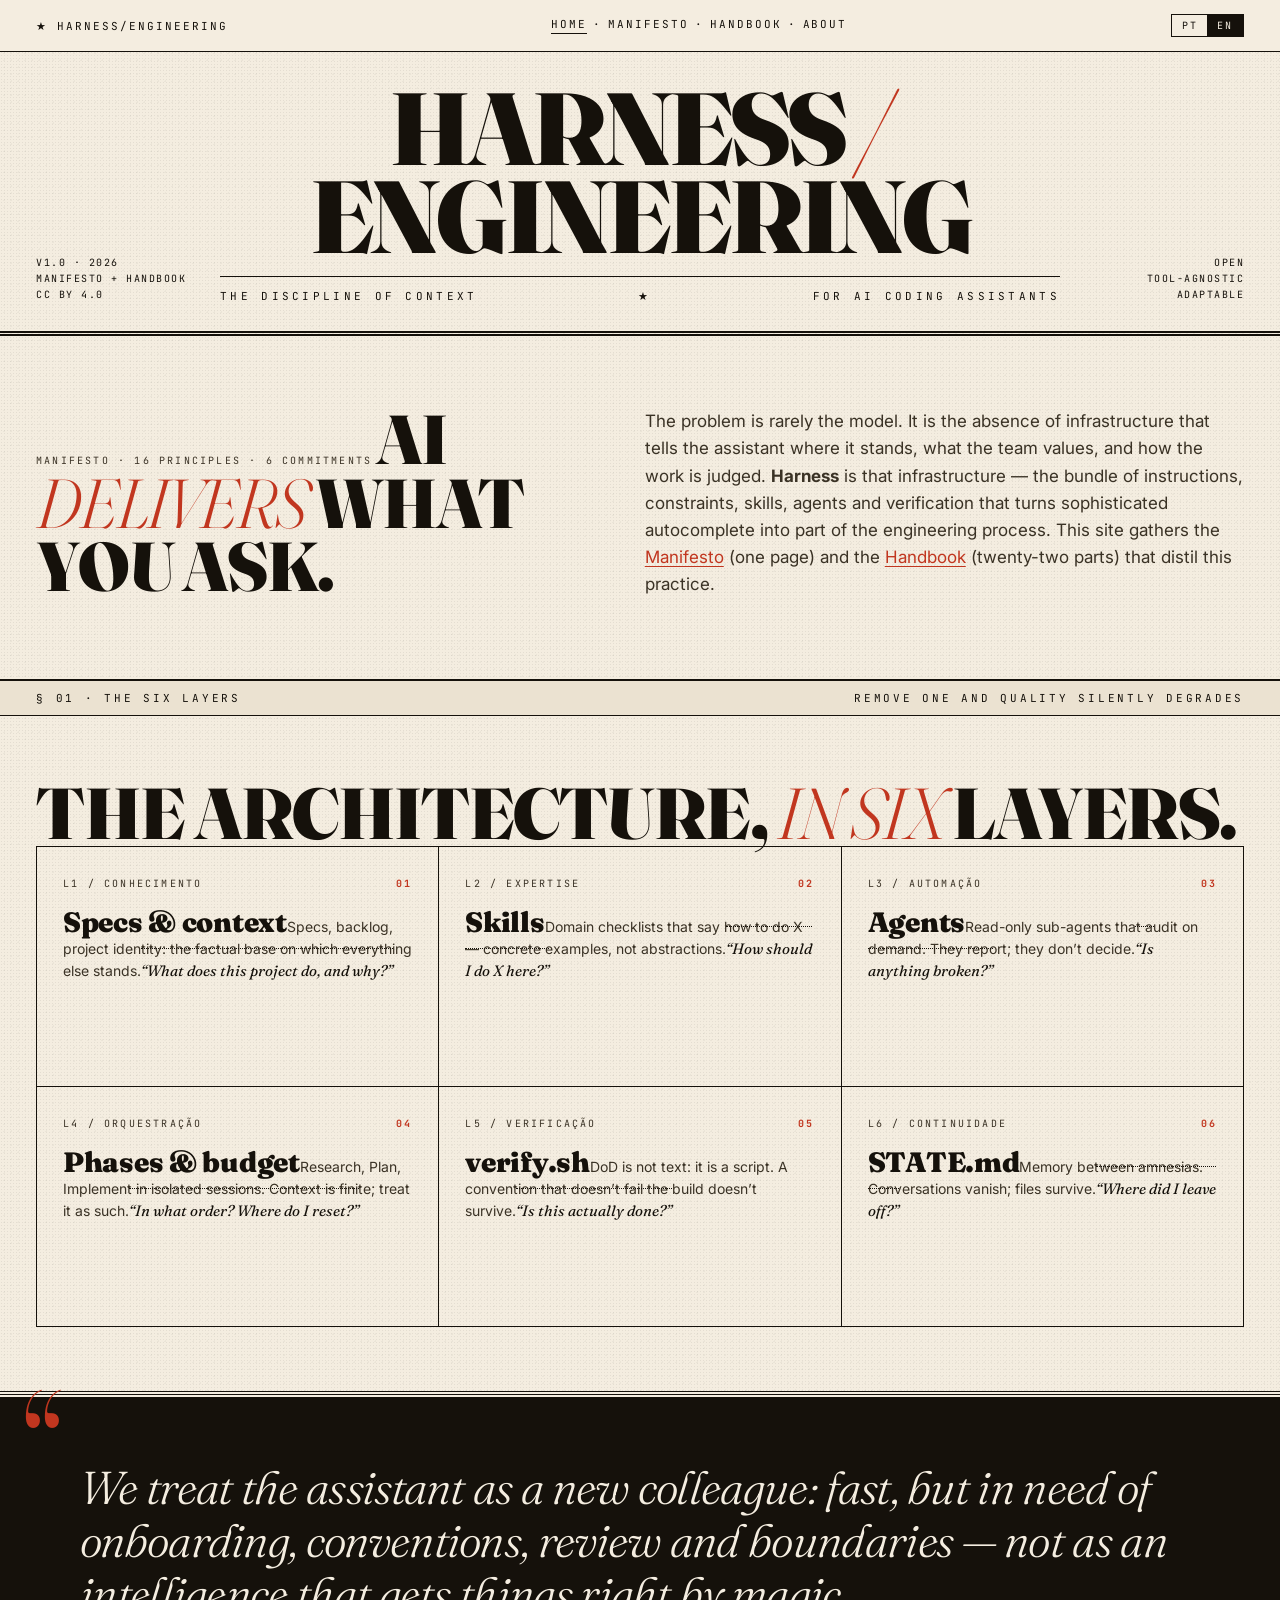
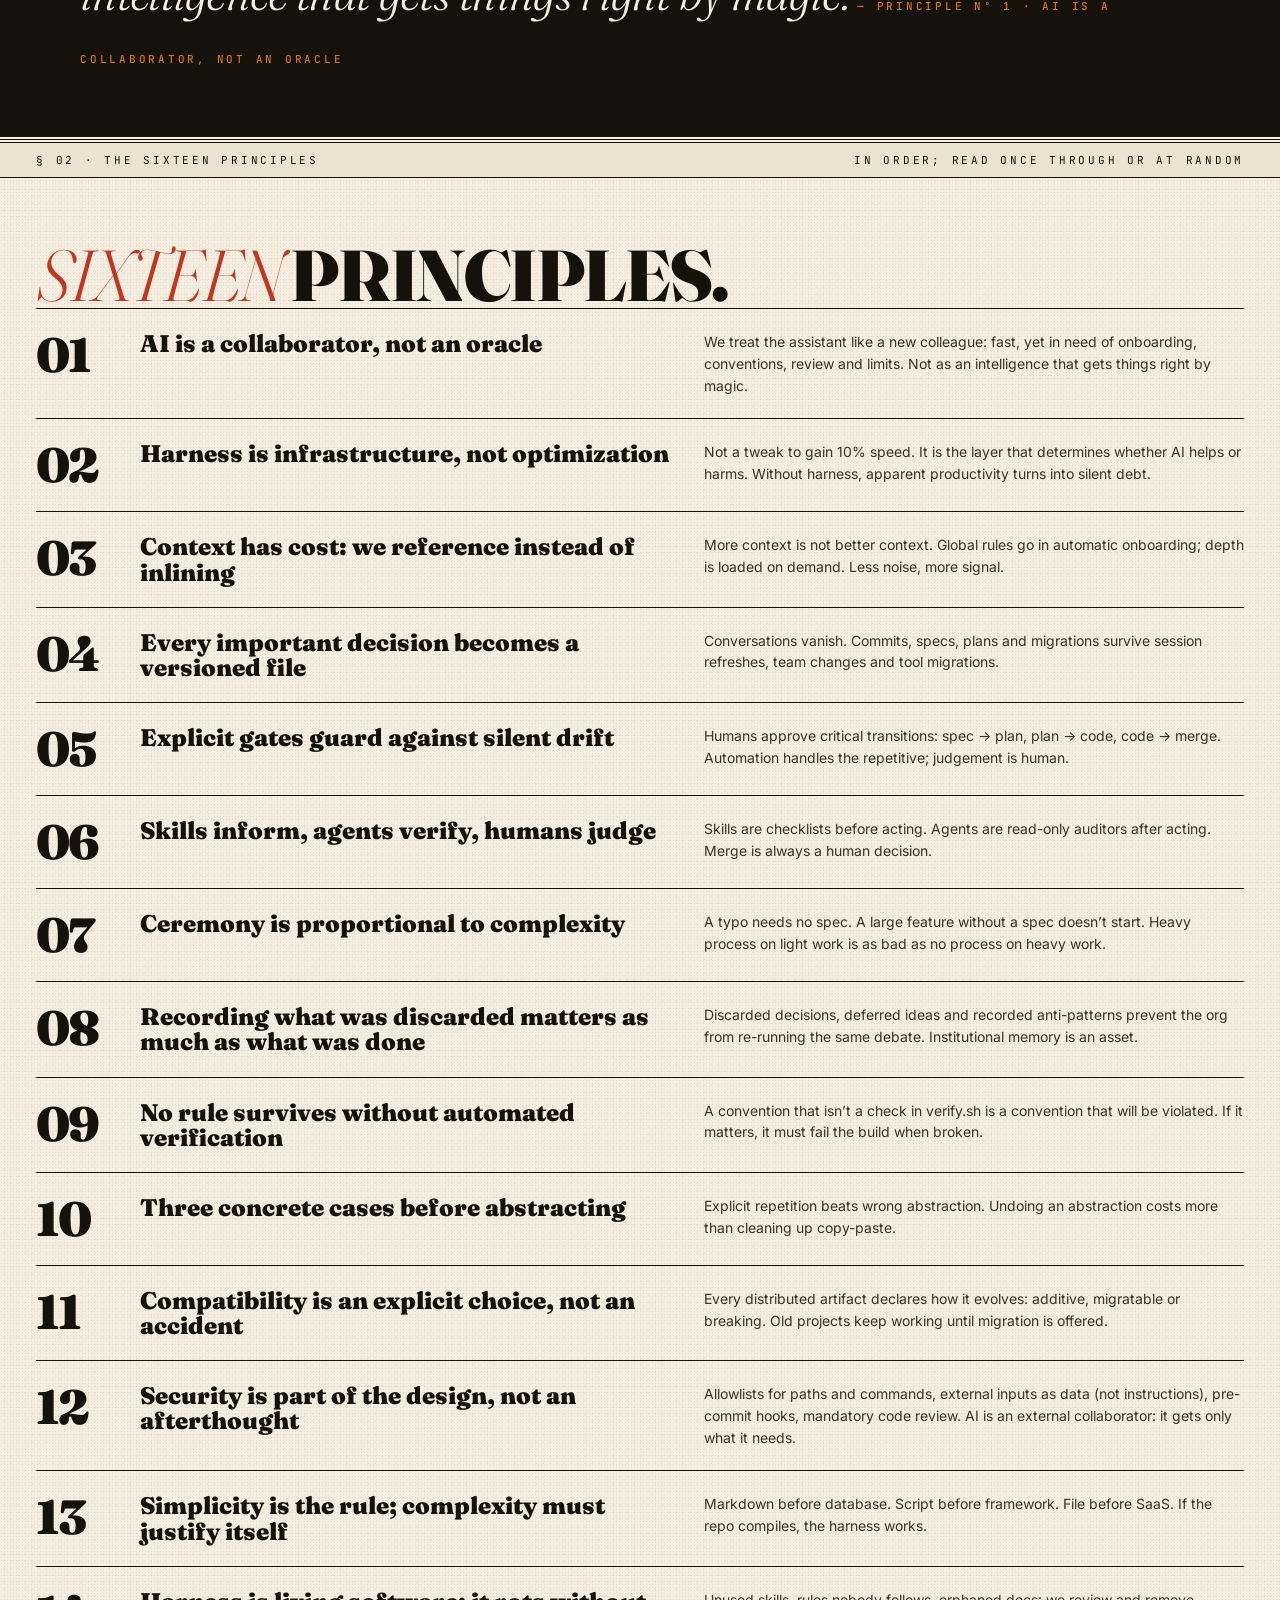
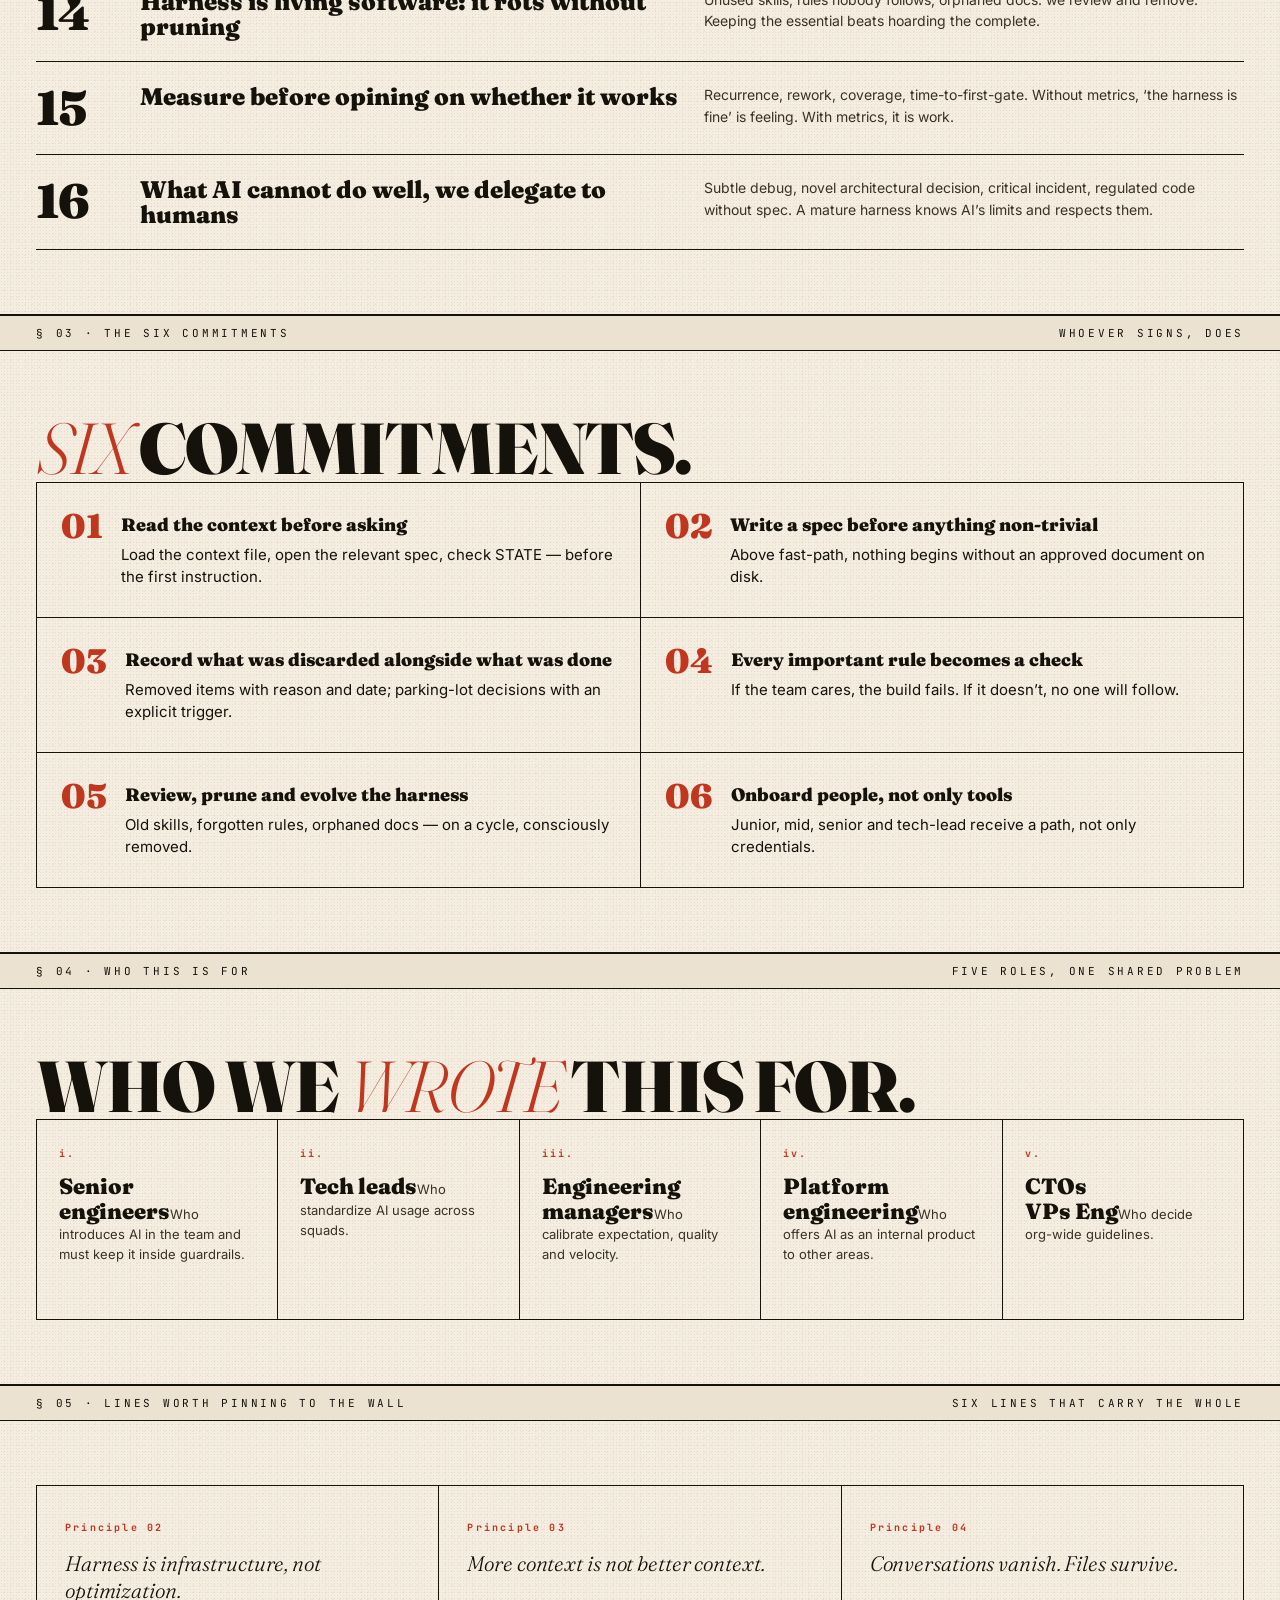
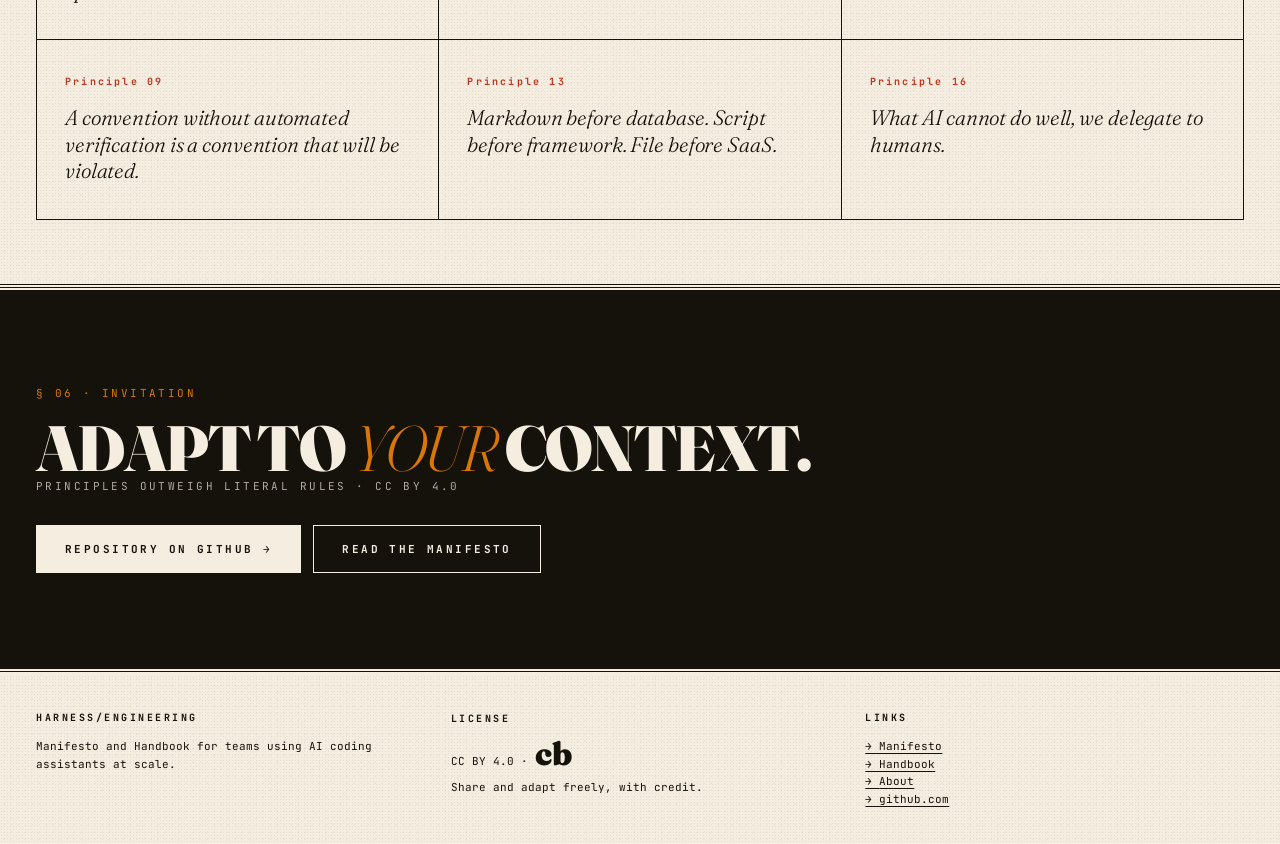
<file: docs/index.html>
<!doctype html>
<html lang="pt-BR"><head>
<meta charset="utf-8">
<title>Harness Engineering</title>
<meta http-equiv="refresh" content="0; url=a-newsprint/index.html">
<link rel="canonical" href="a-newsprint/index.html">
<style>
html,body{margin:0;padding:0;background:#f4ede0;color:#15110b;font-family:Georgia,serif;height:100%}
body{display:flex;align-items:center;justify-content:center;text-align:center}
a{color:#c1361f}
</style>
</head><body>
<div>
  <p style="font-size:14px;letter-spacing:.2em;text-transform:uppercase;margin-bottom:12px">Harness Engineering</p>
  <p>Redirecionando… <a href="a-newsprint/index.html">Entrar agora →</a></p>
</div>
<script>location.replace('a-newsprint/index.html');</script>
</body></html>
</file>
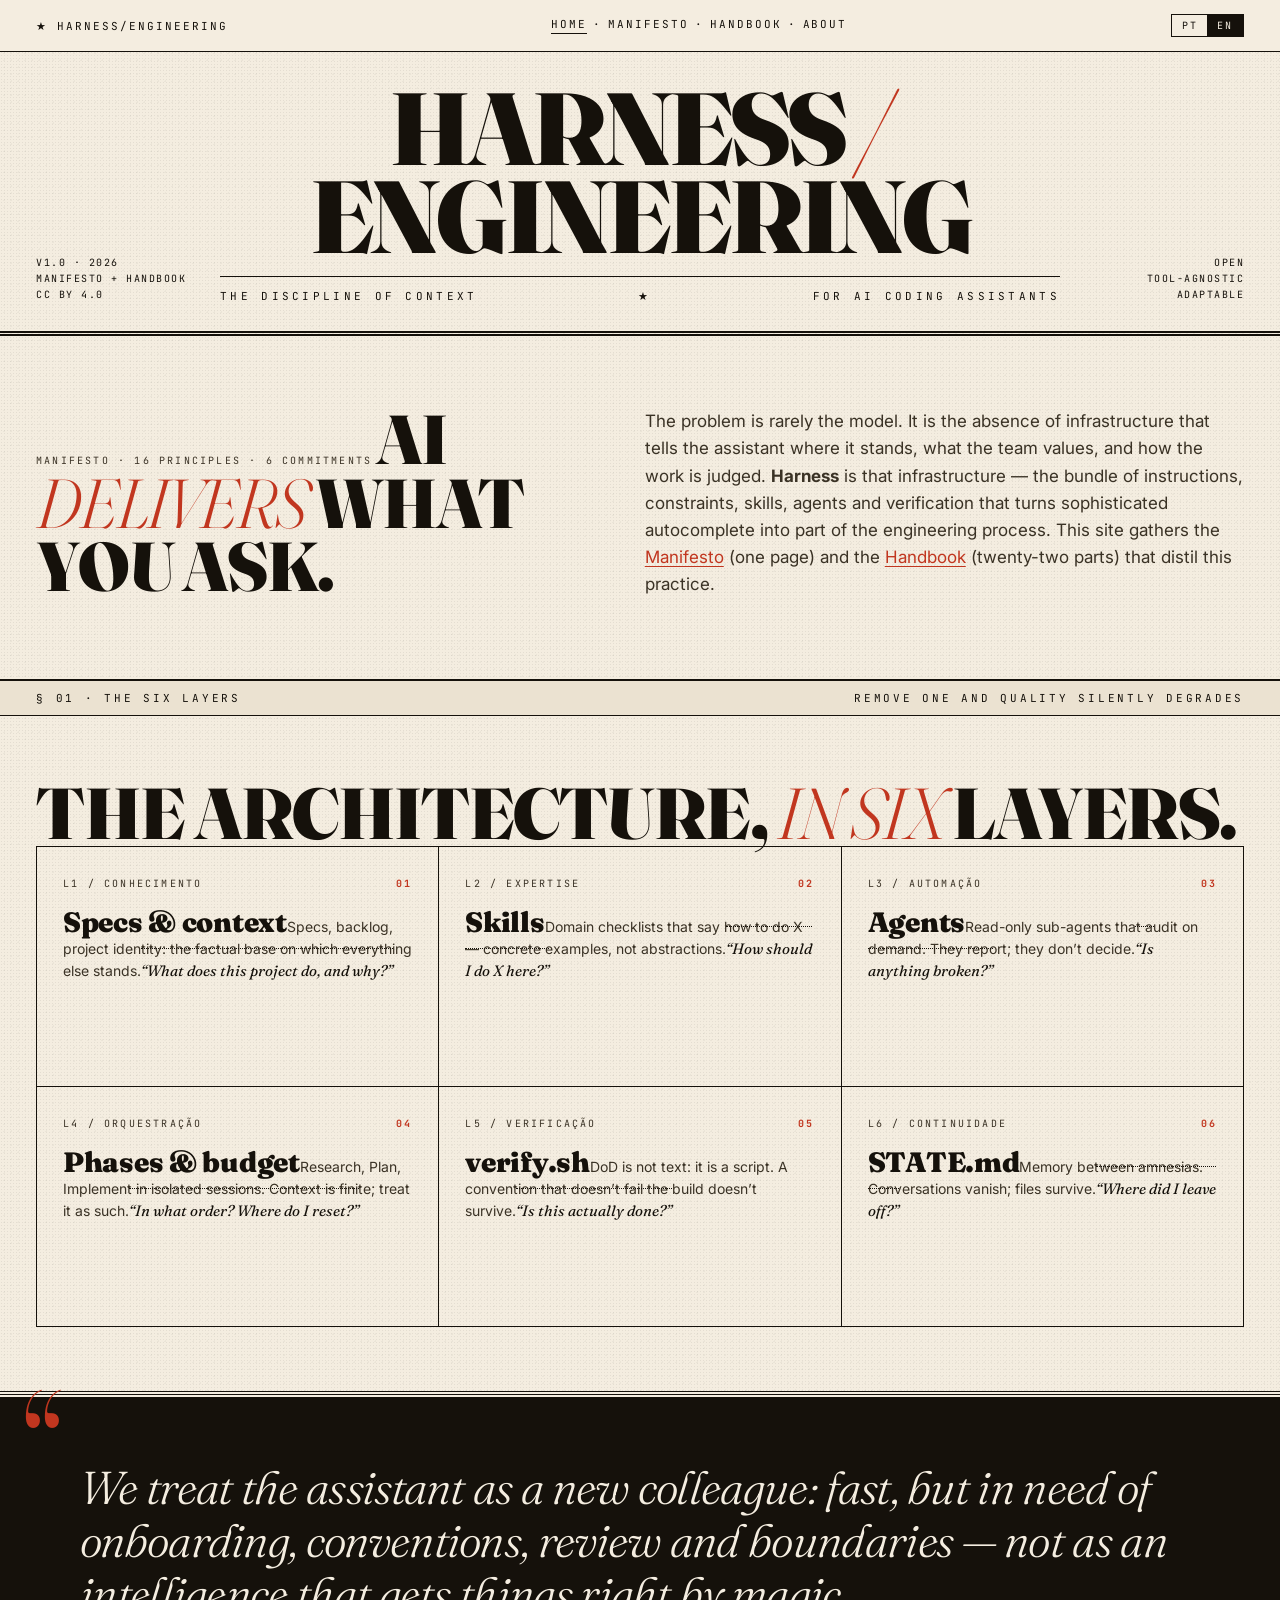
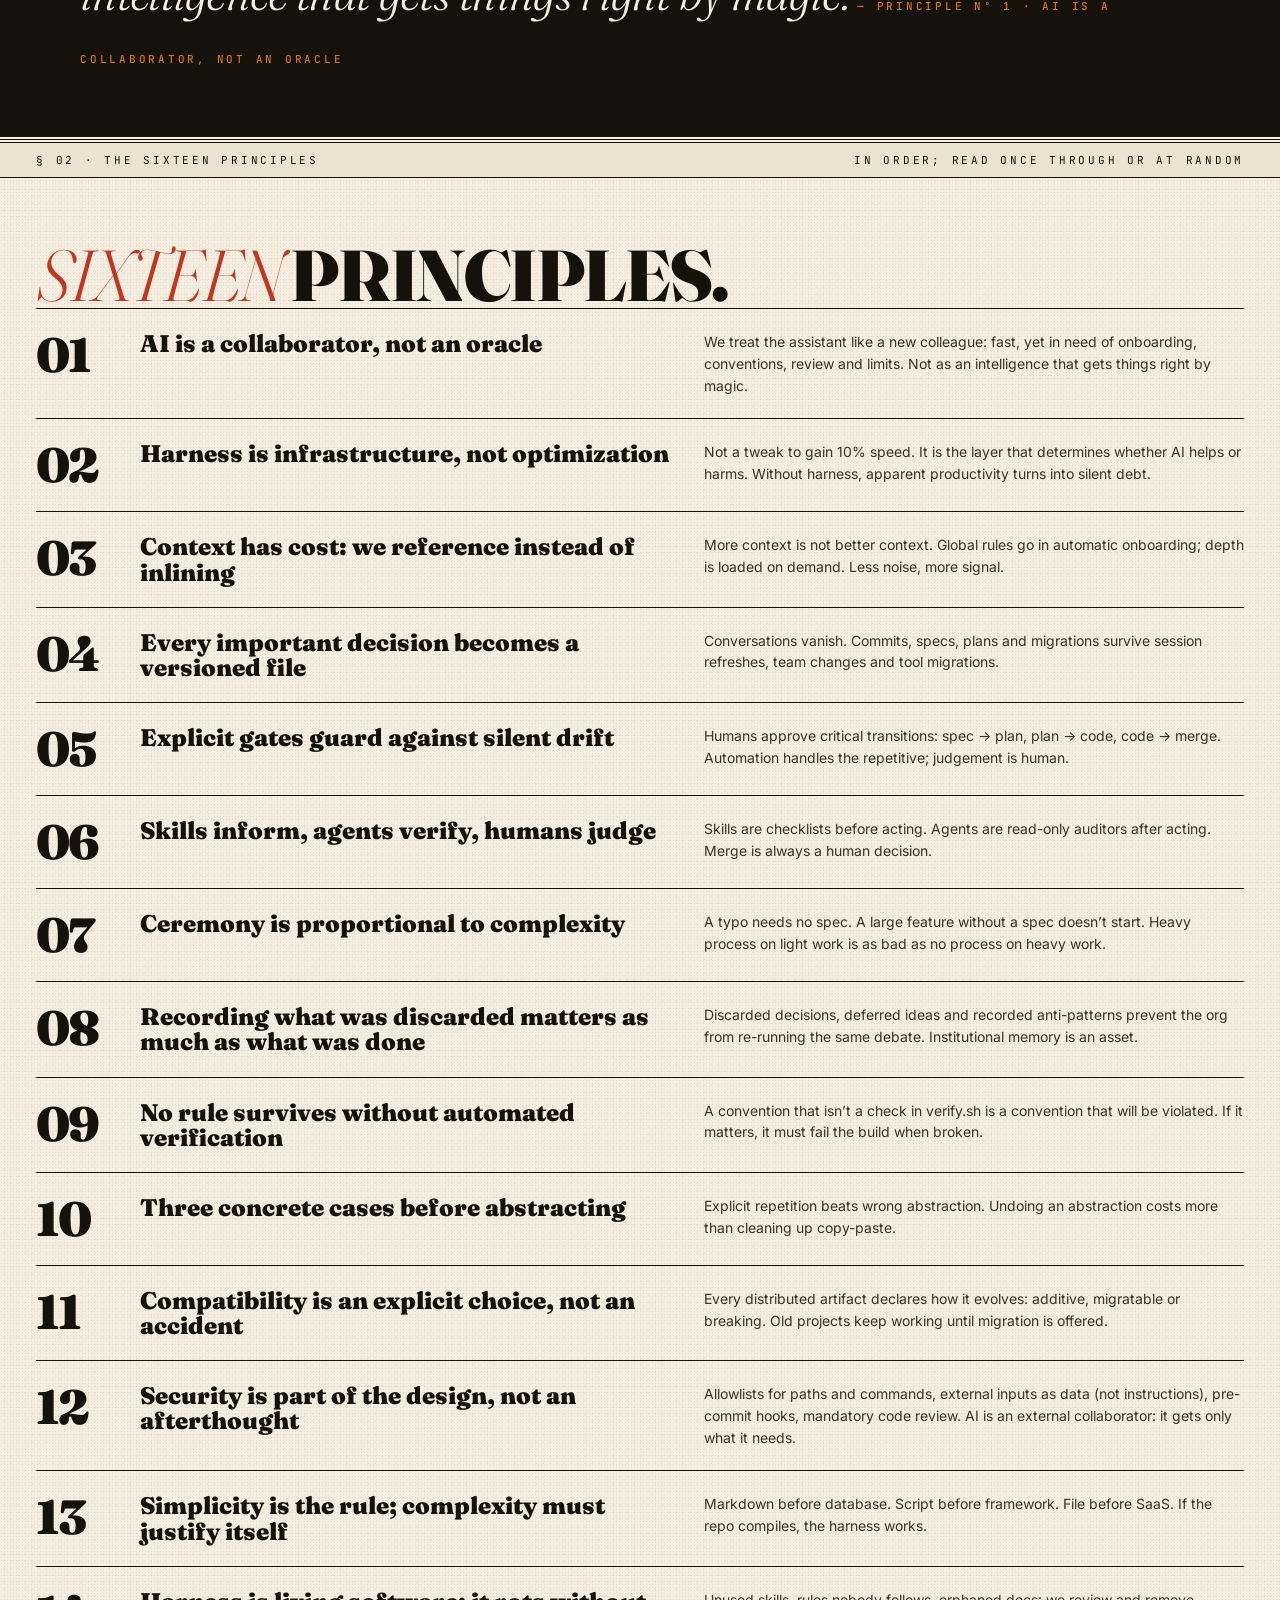
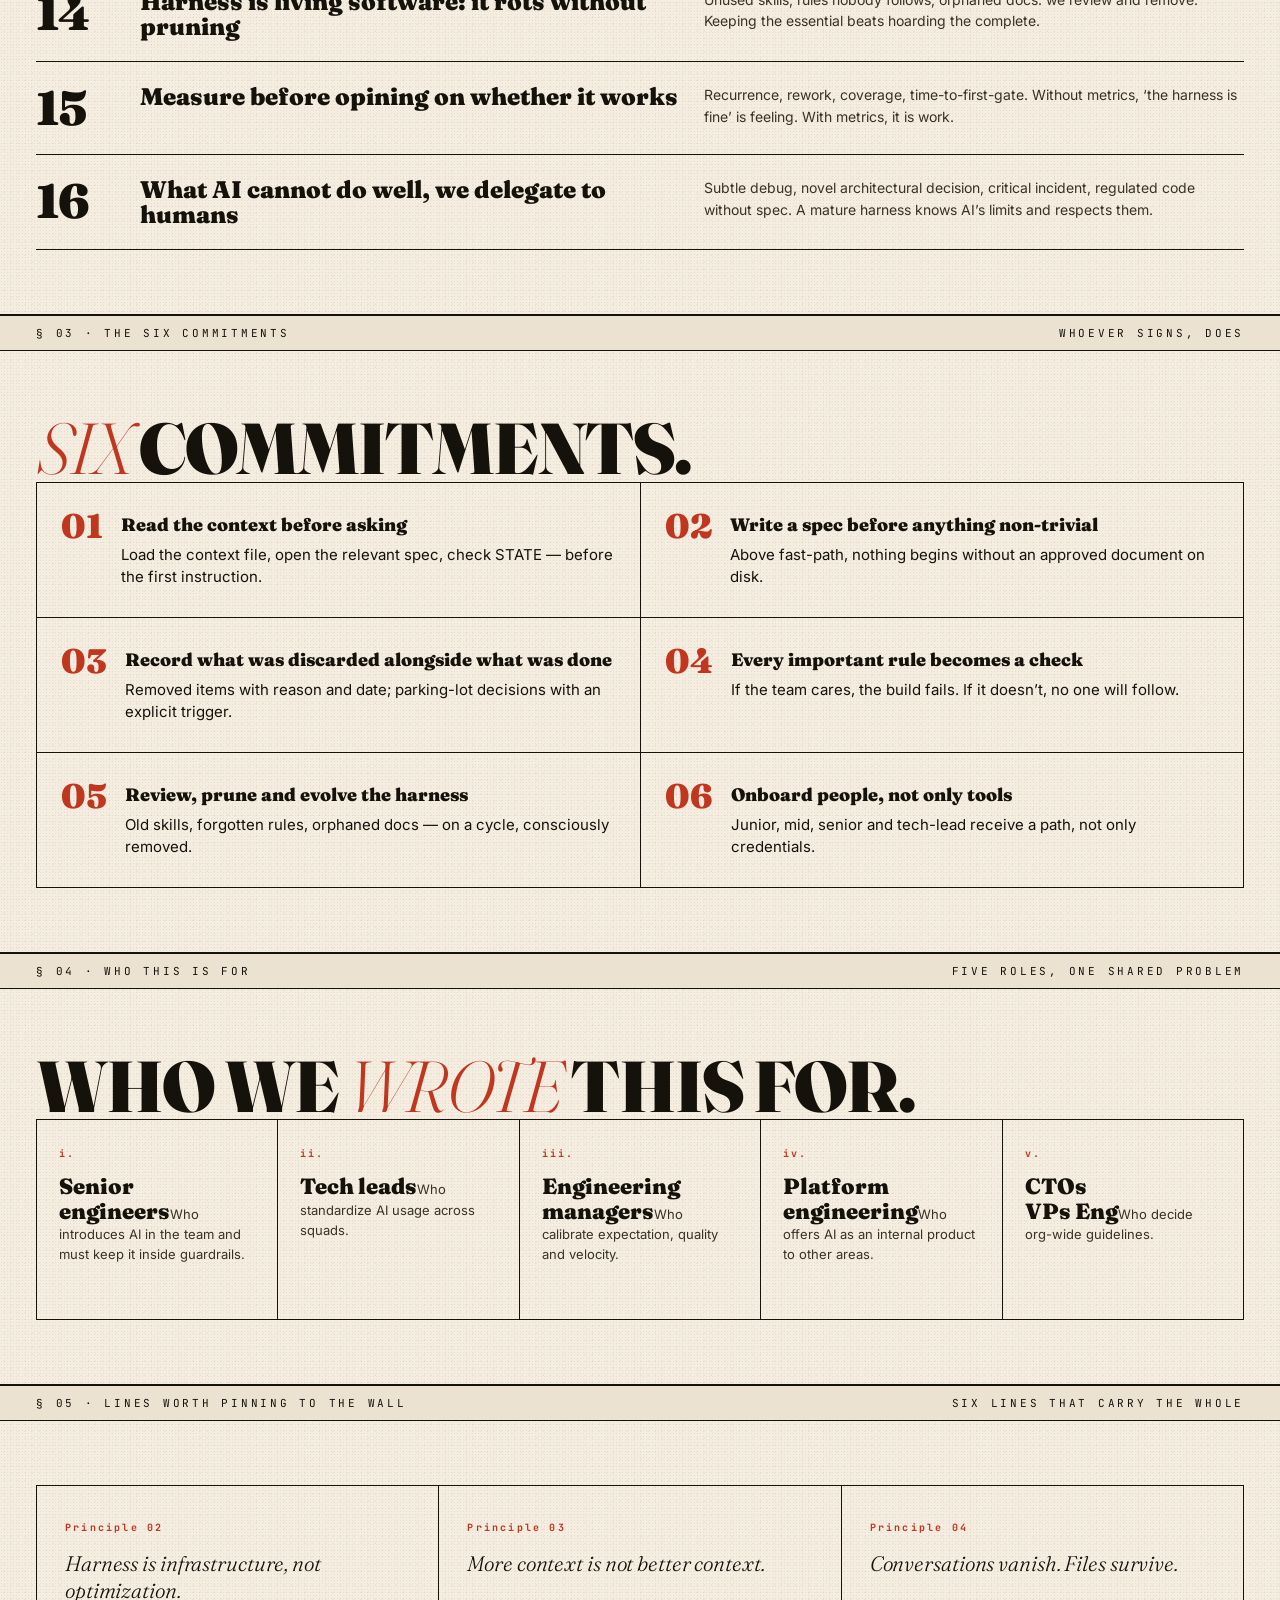
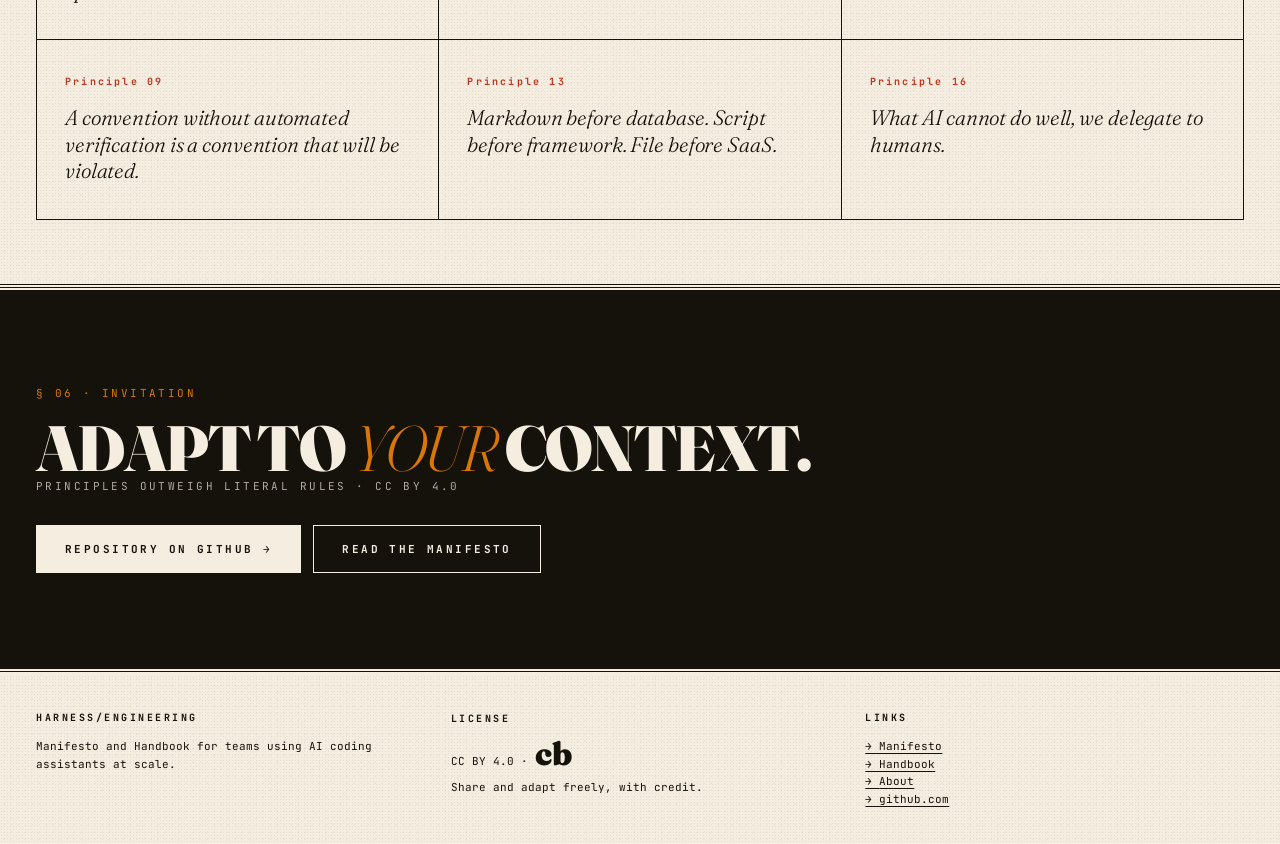
<file: docs/a-newsprint/index.html>
<!doctype html>
<html lang="pt-BR"><head><meta charset="utf-8">
<title>Harness Engineering</title>
<meta name="viewport" content="width=device-width,initial-scale=1">
<link href="https://fonts.googleapis.com/css2?family=Fraunces:opsz,wght@9..144,300..900&family=JetBrains+Mono:wght@400;500;700&family=Inter:wght@400;500;600;700&display=swap" rel="stylesheet">
<link rel="stylesheet" href="shared.css">
<style>
.hero{padding:72px 36px 80px;border-bottom:1.5px solid var(--ink);display:grid;grid-template-columns:1fr 1.1fr;gap:64px;align-items:start}
.hero .kicker{font-family:"JetBrains Mono",monospace;font-size:10px;letter-spacing:.22em;text-transform:uppercase;margin-bottom:28px;color:var(--ink-2)}
.hero h2{font-family:"Fraunces",serif;font-variation-settings:"opsz" 144;font-weight:900;font-size:clamp(40px,5.4vw,80px);line-height:.92;letter-spacing:-.025em;text-transform:uppercase}
.hero h2 i{font-style:italic;font-weight:300;color:var(--accent)}
.hero .lede{font-family:"Inter",sans-serif;font-size:17px;line-height:1.6;color:var(--ink-2)}
.hero .lede p+p{margin-top:14px}
.hero .lede p:first-child{font-family:"Fraunces",serif;color:var(--ink);font-size:22px;line-height:1.45;margin-bottom:18px}
.hero .lede a{color:var(--accent);text-underline-offset:3px}

.layers{display:grid;grid-template-columns:repeat(3,1fr);border-top:1px solid var(--ink);border-left:1px solid var(--ink)}
.layer{border-right:1px solid var(--ink);border-bottom:1px solid var(--ink);padding:30px 26px;min-height:240px}
.layer .n{font-family:"JetBrains Mono",monospace;font-size:10px;letter-spacing:.22em;text-transform:uppercase;display:flex;justify-content:space-between;margin-bottom:18px;color:var(--ink-2)}
.layer .n b{color:var(--accent);font-weight:700}
.layer h3{font-family:"Fraunces",serif;font-weight:900;font-size:28px;line-height:1.05;margin-bottom:12px;letter-spacing:-.01em}
.layer p{font-family:"Inter",sans-serif;font-size:14px;line-height:1.55;color:var(--ink-2)}
.layer .q{margin-top:16px;font-family:"Fraunces",serif;font-style:italic;font-size:15px;line-height:1.4;border-top:1px dotted var(--ink);padding-top:12px;color:var(--ink)}

.who{display:grid;grid-template-columns:repeat(5,1fr);border-left:1px solid var(--ink);border-top:1px solid var(--ink)}
.who div{border-right:1px solid var(--ink);border-bottom:1px solid var(--ink);padding:26px 22px;min-height:200px;font-family:"Inter",sans-serif;font-size:13px;line-height:1.55;color:var(--ink-2)}
.who div .icon{font-family:"JetBrains Mono",monospace;font-size:10px;letter-spacing:.2em;color:var(--accent);margin-bottom:14px;display:block;font-weight:700}
.who div b{font-family:"Fraunces",serif;font-weight:900;font-size:22px;line-height:1.05;display:block;margin-bottom:12px;color:var(--ink)}

.qwall{display:grid;grid-template-columns:repeat(3,1fr);border-top:1px solid var(--ink);border-left:1px solid var(--ink)}
.qwall blockquote{border-right:1px solid var(--ink);border-bottom:1px solid var(--ink);padding:36px 28px;font-family:"Fraunces",serif;font-style:italic;font-weight:300;font-size:21px;line-height:1.25;letter-spacing:-.005em;color:var(--ink)}
.qwall blockquote .pn{display:block;font-family:"JetBrains Mono",monospace;font-size:10px;letter-spacing:.22em;color:var(--accent);margin-bottom:16px;font-style:normal;font-weight:700}

.cta{padding:96px 36px;background:var(--ink);color:var(--paper);border-top:5px double var(--paper);border-bottom:5px double var(--paper)}
.cta .kicker{font-family:"JetBrains Mono",monospace;font-size:11px;letter-spacing:.22em;text-transform:uppercase;color:var(--accent-2);margin-bottom:18px}
.cta h3{font-family:"Fraunces",serif;font-variation-settings:"opsz" 144;font-weight:900;font-size:clamp(40px,5vw,68px);line-height:.95;letter-spacing:-.025em;text-transform:uppercase;margin-bottom:32px}
.cta h3 i{font-style:italic;font-weight:300;color:var(--accent-2)}
.cta .meta{font-family:"JetBrains Mono",monospace;font-size:11px;letter-spacing:.22em;text-transform:uppercase;color:var(--paper);opacity:.7;margin-bottom:32px}
.cta .btn{display:inline-block;background:var(--paper);color:var(--ink);padding:16px 28px;font-family:"JetBrains Mono",monospace;font-weight:700;font-size:11px;letter-spacing:.22em;text-transform:uppercase;text-decoration:none;border:1px solid var(--paper);margin-right:8px}
.cta .btn:hover{background:var(--accent);color:var(--paper);border-color:var(--accent)}
.cta .ghost{background:transparent;color:var(--paper);border-color:var(--paper)}
.cta .ghost:hover{background:var(--paper);color:var(--ink)}

@media(max-width:900px){
  .hero{grid-template-columns:1fr;padding:48px 20px 56px;gap:32px}
  .hero h2{font-size:clamp(34px,8vw,56px)}
  .layers{grid-template-columns:1fr}
  .layer{min-height:auto;padding:24px 20px}
  .who{grid-template-columns:repeat(2,1fr)}
  .who div{min-height:auto;padding:22px 16px}
  .qwall{grid-template-columns:1fr}
  .qwall blockquote{padding:28px 22px;font-size:18px}
  .cta{padding:64px 20px}
  .cta .btn{display:block;text-align:center;margin:0 0 10px;padding:14px 18px}
}
@media(max-width:560px){
  .hero{padding:36px 14px 44px}
  .hero h2{font-size:clamp(30px,10vw,44px)}
  .who{grid-template-columns:1fr}
  .layer h3{font-size:24px}
  .cta{padding:48px 14px}
  .cta h3{font-size:clamp(32px,9vw,52px)}
}
</style></head><body data-lang="pt" data-screen-label="A · Home">

<nav class="topbar">
  <div class="left"><span>★ Harness/Engineering</span></div>
  <div class="center"><a href="index.html" class="active">Home</a> · <a href="manifesto.html">Manifesto</a> · <a href="handbook.html">Handbook</a> · <a href="about.html"><span class="pt">Sobre</span><span class="en">About</span></a></div>
  <div class="right"><span class="lang"><button class="on" data-lang="pt">PT</button><button data-lang="en">EN</button></span></div>
</nav>

<header class="mast">
  <div class="lside"><span class="pt">v1.0 · 2026<br>Manifesto + Handbook<br>CC BY 4.0</span><span class="en">v1.0 · 2026<br>Manifesto + Handbook<br>CC BY 4.0</span></div>
  <div><h1 class="banner">Harness <em>/</em> Engineering</h1>
    <div class="tag"><span class="pt">A disciplina do contexto</span><span class="en">The discipline of context</span><span>★</span><span class="pt">para AI coding assistants</span><span class="en">for AI coding assistants</span></div></div>
  <div class="rside"><span class="pt">Aberto<br>Agnóstico a ferramenta<br>Adaptável</span><span class="en">Open<br>Tool-agnostic<br>Adaptable</span></div>
</header>

<div class="hero">
  <div>
    <div class="kicker pt">Manifesto · 16 princípios · 6 compromissos</div>
    <div class="kicker en">Manifesto · 16 principles · 6 commitments</div>
    <h2 class="pt">O AI <i>entrega</i> o que se pede.</h2>
    <h2 class="en">AI <i>delivers</i> what you ask.</h2>
  </div>
  <div class="lede">
    <p class="pt">O problema raramente é o modelo. É a ausência de infraestrutura que diga ao assistant onde ele está, o que o time valoriza e como o trabalho é avaliado.</p>
    <p class="en">The problem is rarely the model. It is the absence of infrastructure that tells the assistant where it stands, what the team values, and how the work is judged.</p>
    <p class="pt"><b>Harness</b> é essa infraestrutura — o conjunto de instruções, restrições, skills, agents e verificação que transforma um autocomplete sofisticado em parte do processo de engenharia.</p>
    <p class="en"><b>Harness</b> is that infrastructure — the bundle of instructions, constraints, skills, agents and verification that turns sophisticated autocomplete into part of the engineering process.</p>
    <p class="pt">Este site reúne o <a href="manifesto.html">Manifesto</a> (uma página) e o <a href="handbook.html">Handbook</a> (vinte e duas partes) que destilam esta prática.</p>
    <p class="en">This site gathers the <a href="manifesto.html">Manifesto</a> (one page) and the <a href="handbook.html">Handbook</a> (twenty-two parts) that distil this practice.</p>
  </div>
</div>

<div class="sec-head"><span class="num pt">§ 01 · As seis camadas</span><span class="num en">§ 01 · The six layers</span><span class="pt">Remova uma e a qualidade degrada em silêncio</span><span class="en">Remove one and quality silently degrades</span></div>
<section>
  <h2 class="h2 pt">A arquitetura, <span class="ord">em seis</span> camadas.</h2>
  <h2 class="h2 en">The architecture, <span class="ord">in six</span> layers.</h2>
  <div class="layers">
    <div class="layer"><div class="n"><span>L1 / Conhecimento</span><b>01</b></div><h3 class="pt">Specs &amp; contexto</h3><h3 class="en">Specs &amp; context</h3><p class="pt">Specs, backlog, identidade do projeto: a base factual sobre a qual tudo se apoia.</p><p class="en">Specs, backlog, project identity: the factual base on which everything else stands.</p><div class="q pt">“O que este projeto faz e por quê?”</div><div class="q en">“What does this project do, and why?”</div></div>
    <div class="layer"><div class="n"><span>L2 / Expertise</span><b>02</b></div><h3 class="pt">Skills</h3><h3 class="en">Skills</h3><p class="pt">Checklists por domínio que dizem como fazer X — exemplos concretos, não abstrações.</p><p class="en">Domain checklists that say how to do X — concrete examples, not abstractions.</p><div class="q pt">“Como devo fazer X aqui?”</div><div class="q en">“How should I do X here?”</div></div>
    <div class="layer"><div class="n"><span>L3 / Automação</span><b>03</b></div><h3 class="pt">Agents</h3><h3 class="en">Agents</h3><p class="pt">Sub-agentes read-only que auditam sob demanda. Reportam; não decidem.</p><p class="en">Read-only sub-agents that audit on demand. They report; they don’t decide.</p><div class="q pt">“Tem algo quebrado?”</div><div class="q en">“Is anything broken?”</div></div>
    <div class="layer"><div class="n"><span>L4 / Orquestração</span><b>04</b></div><h3 class="pt">Fases &amp; budget</h3><h3 class="en">Phases &amp; budget</h3><p class="pt">Research, Plan, Implement em sessões isoladas. Contexto é finito; tratar como tal.</p><p class="en">Research, Plan, Implement in isolated sessions. Context is finite; treat it as such.</p><div class="q pt">“Em que ordem? Onde reseto?”</div><div class="q en">“In what order? Where do I reset?”</div></div>
    <div class="layer"><div class="n"><span>L5 / Verificação</span><b>05</b></div><h3 class="pt">verify.sh</h3><h3 class="en">verify.sh</h3><p class="pt">DoD não é texto: é script. Convenção que não falha o build, não sobrevive.</p><p class="en">DoD is not text: it is a script. A convention that doesn’t fail the build doesn’t survive.</p><div class="q pt">“Isso está realmente pronto?”</div><div class="q en">“Is this actually done?”</div></div>
    <div class="layer"><div class="n"><span>L6 / Continuidade</span><b>06</b></div><h3 class="pt">STATE.md</h3><h3 class="en">STATE.md</h3><p class="pt">Memória entre amnésias. Conversas somem; arquivos sobrevivem.</p><p class="en">Memory between amnesias. Conversations vanish; files survive.</p><div class="q pt">“Onde eu parei?”</div><div class="q en">“Where did I leave off?”</div></div>
  </div>
</section>

<div class="pull">
  <span class="pt">Tratamos o assistant como um colega novo: acelerado, mas que precisa de onboarding, convenções, revisão e limites — não como uma inteligência que acerta por magia.</span>
  <span class="en">We treat the assistant as a new colleague: fast, but in need of onboarding, conventions, review and boundaries — not as an intelligence that gets things right by magic.</span>
  <cite class="pt">— Princípio nº 1 · O AI é colaborador, não oráculo</cite>
  <cite class="en">— Principle Nº 1 · AI is a collaborator, not an oracle</cite>
</div>

<div class="sec-head"><span class="num pt">§ 02 · Os dezesseis princípios</span><span class="num en">§ 02 · The sixteen principles</span><span class="pt">Em ordem; lidos de uma vez ou ao acaso</span><span class="en">In order; read once through or at random</span></div>
<section>
  <h2 class="h2 pt"><span class="ord">Dezesseis</span> princípios.</h2>
  <h2 class="h2 en"><span class="ord">Sixteen</span> principles.</h2>
  <div class="prin" id="principles"></div>
</section>

<div class="sec-head"><span class="num pt">§ 03 · Os seis compromissos</span><span class="num en">§ 03 · The six commitments</span><span class="pt">Quem assina, faz</span><span class="en">Whoever signs, does</span></div>
<section>
  <h2 class="h2 pt"><span class="ord">Seis</span> compromissos.</h2>
  <h2 class="h2 en"><span class="ord">Six</span> commitments.</h2>
  <div class="commits" id="commitments"></div>
</section>

<div class="sec-head"><span class="num pt">§ 04 · A quem se dirige</span><span class="num en">§ 04 · Who this is for</span><span class="pt">Cinco perfis, um mesmo problema</span><span class="en">Five roles, one shared problem</span></div>
<section>
  <h2 class="h2 pt">Para <span class="ord">quem</span> escrevemos.</h2>
  <h2 class="h2 en">Who we <span class="ord">wrote</span> this for.</h2>
  <div class="who">
    <div><span class="icon">i.</span><b class="pt">Engenheiros<br>seniores</b><b class="en">Senior<br>engineers</b><span class="pt">Quem introduz AI no time e precisa mantê-lo dentro de guardrails.</span><span class="en">Who introduces AI in the team and must keep it inside guardrails.</span></div>
    <div><span class="icon">ii.</span><b class="pt">Tech leads</b><b class="en">Tech leads</b><span class="pt">Quem padroniza o uso de AI entre squads.</span><span class="en">Who standardize AI usage across squads.</span></div>
    <div><span class="icon">iii.</span><b class="pt">Engineering<br>managers</b><b class="en">Engineering<br>managers</b><span class="pt">Quem calibra expectativa, qualidade e velocidade.</span><span class="en">Who calibrate expectation, quality and velocity.</span></div>
    <div><span class="icon">iv.</span><b class="pt">Platform<br>engineering</b><b class="en">Platform<br>engineering</b><span class="pt">Quem oferece AI como produto interno para outras áreas.</span><span class="en">Who offers AI as an internal product to other areas.</span></div>
    <div><span class="icon">v.</span><b class="pt">CTOs<br>VPs Eng</b><b class="en">CTOs<br>VPs Eng</b><span class="pt">Quem decide diretrizes organizacionais.</span><span class="en">Who decide org-wide guidelines.</span></div>
  </div>
</section>

<div class="sec-head"><span class="num pt">§ 05 · Trechos para pendurar na parede</span><span class="num en">§ 05 · Lines worth pinning to the wall</span><span class="pt">Seis frases que carregam o todo</span><span class="en">Six lines that carry the whole</span></div>
<section>
  <div class="qwall">
    <blockquote><span class="pt"><span class="pn">Princípio 02</span>Harness é infraestrutura, não otimização.</span><span class="en"><span class="pn">Principle 02</span>Harness is infrastructure, not optimization.</span></blockquote>
    <blockquote><span class="pt"><span class="pn">Princípio 03</span>Mais contexto não é melhor contexto.</span><span class="en"><span class="pn">Principle 03</span>More context is not better context.</span></blockquote>
    <blockquote><span class="pt"><span class="pn">Princípio 04</span>Conversas somem. Arquivos sobrevivem.</span><span class="en"><span class="pn">Principle 04</span>Conversations vanish. Files survive.</span></blockquote>
    <blockquote><span class="pt"><span class="pn">Princípio 09</span>Convenção sem verificação automatizada é convenção que será violada.</span><span class="en"><span class="pn">Principle 09</span>A convention without automated verification is a convention that will be violated.</span></blockquote>
    <blockquote><span class="pt"><span class="pn">Princípio 13</span>Markdown antes de banco de dados. Script antes de framework. Arquivo antes de SaaS.</span><span class="en"><span class="pn">Principle 13</span>Markdown before database. Script before framework. File before SaaS.</span></blockquote>
    <blockquote><span class="pt"><span class="pn">Princípio 16</span>O que o AI não faz bem, delegamos ao humano.</span><span class="en"><span class="pn">Principle 16</span>What AI cannot do well, we delegate to humans.</span></blockquote>
  </div>
</section>

<div class="cta">
  <div class="kicker"><span class="pt">§ 06 · Convite</span><span class="en">§ 06 · Invitation</span></div>
  <h3 class="pt">Adapte ao <i>seu</i> contexto.</h3>
  <h3 class="en">Adapt to <i>your</i> context.</h3>
  <p class="meta"><span class="pt">Princípios valem mais que regras literais · CC BY 4.0</span><span class="en">Principles outweigh literal rules · CC BY 4.0</span></p>
  <a class="btn" href="https://github.com/gabrielferreira/harness-engineering" target="_blank"><span class="pt">Repositório no GitHub →</span><span class="en">Repository on GitHub →</span></a>
  <a class="btn ghost" href="manifesto.html"><span class="pt">Ler o Manifesto</span><span class="en">Read the Manifesto</span></a>
</div>

<footer>
  <div><h5>Harness/Engineering</h5><p class="pt">Manifesto e Handbook para times que usam AI coding assistants em escala.</p><p class="en">Manifesto and Handbook for teams using AI coding assistants at scale.</p></div>
  <div><h5 class="pt">Licença</h5><h5 class="en">License</h5><p>CC BY 4.0 · <span class="cc">cb</span></p><p class="pt">Compartilhe e adapte livremente, com crédito.</p><p class="en">Share and adapt freely, with credit.</p></div>
  <div><h5>Links</h5><p><a href="manifesto.html">→ Manifesto</a></p><p><a href="handbook.html">→ Handbook</a></p><p><a href="about.html">→ <span class="pt">Sobre</span><span class="en">About</span></a></p><p><a href="https://github.com/gabrielferreira/harness-engineering" target="_blank">→ github.com</a></p></div>
</footer>

<script src="data.js"></script>
<script>
const PR = window.HE_DATA.principles;
const root = document.getElementById('principles');
PR.forEach((p,i)=>{
  const row=document.createElement('div');row.className='row';
  row.innerHTML=`<div class="num">${String(i+1).padStart(2,'0')}</div>
    <h4><span class="pt">${p.title.pt}</span><span class="en">${p.title.en}</span></h4>
    <p><span class="pt">${p.body.pt}</span><span class="en">${p.body.en}</span></p>`;
  root.appendChild(row);
});
const C = window.HE_DATA.commitments;
const c = document.getElementById('commitments');
C.forEach((co,i)=>{
  const d=document.createElement('div');d.className='commit';
  d.innerHTML=`<div class="x">${String(i+1).padStart(2,'0')}</div>
    <p><b><span class="pt">${co.t.pt}</span><span class="en">${co.t.en}</span></b>
    <span class="pt">${co.b.pt}</span><span class="en">${co.b.en}</span></p>`;
  c.appendChild(d);
});
</script>
<script src="lang.js"></script>
</body></html>
</file>
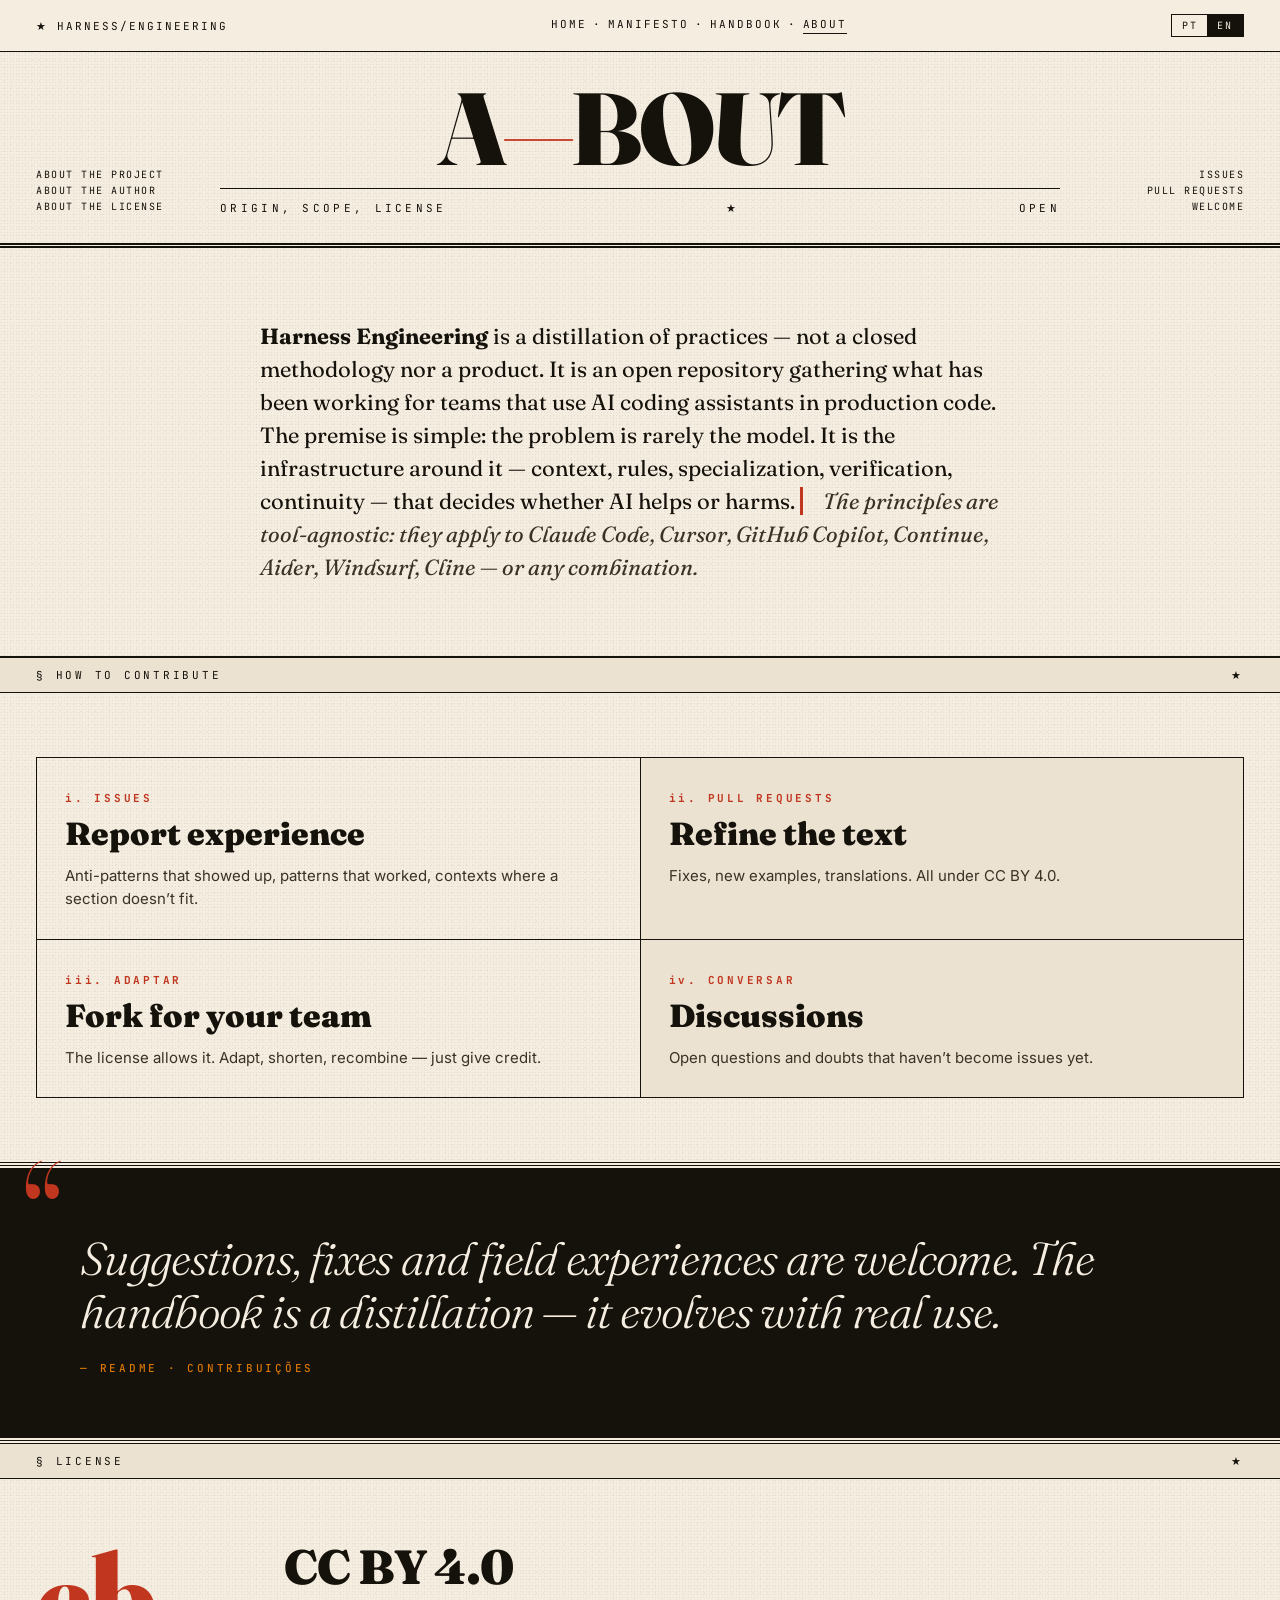
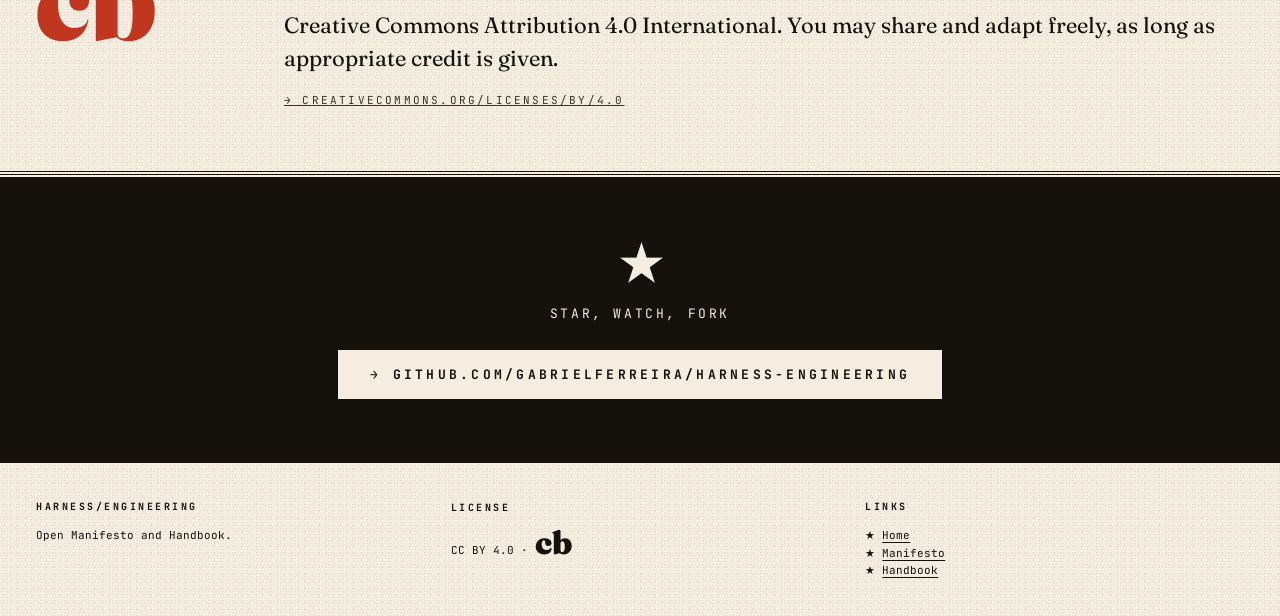
<file: docs/a-newsprint/about.html>
<!doctype html>
<html lang="pt-BR"><head><meta charset="utf-8">
<title>Sobre / About · Harness Engineering</title>
<meta name="viewport" content="width=device-width,initial-scale=1">
<link href="https://fonts.googleapis.com/css2?family=Fraunces:opsz,wght@9..144,300..900&family=JetBrains+Mono:wght@400;500;700&family=Inter:wght@400;500;600;700&display=swap" rel="stylesheet">
<link rel="stylesheet" href="shared.css">
</head><body data-lang="pt" data-screen-label="A · Sobre">
<nav class="topbar"><div class="left"><span>★ Harness/Engineering</span></div>
<div class="center"><a href="index.html">Home</a> · <a href="manifesto.html">Manifesto</a> · <a href="handbook.html">Handbook</a> · <a href="about.html" class="active"><span class="pt">Sobre</span><span class="en">About</span></a></div>
<div class="right"><span class="lang"><button class="on" data-lang="pt">PT</button><button data-lang="en">EN</button></span></div></nav>

<header class="mast">
  <div class="lside"><span class="pt">Sobre o projeto<br>Sobre o autor<br>Sobre a licença</span><span class="en">About the project<br>About the author<br>About the license</span></div>
  <div><h1 class="banner"><span class="pt">So<em>—</em>bre</span><span class="en">A<em>—</em>bout</span></h1>
    <div class="tag"><span class="pt">Origem, escopo, licença</span><span class="en">Origin, scope, license</span><span>★</span><span class="pt">Aberto</span><span class="en">Open</span></div></div>
  <div class="rside"><span class="pt">Issues<br>Pull requests<br>Bem-vindos</span><span class="en">Issues<br>Pull requests<br>Welcome</span></div>
</header>

<section style="padding:72px 36px;border-bottom:1.5px solid var(--ink)">
<div style="max-width:760px;margin:0 auto;font-family:Fraunces,serif;font-size:22px;line-height:1.5">
  <p class="pt" style="margin-bottom:20px"><b>Harness Engineering</b> é um destilado de práticas — não uma metodologia fechada nem um produto. É um repositório aberto que reúne o que vem funcionando para times que usam AI coding assistants em código de produção.</p>
  <p class="en" style="margin-bottom:20px"><b>Harness Engineering</b> is a distillation of practices — not a closed methodology nor a product. It is an open repository gathering what has been working for teams that use AI coding assistants in production code.</p>
  <p class="pt" style="margin-bottom:20px">A premissa é simples: o problema raramente é o modelo. É a infraestrutura ao redor dele — contexto, regras, especialização, verificação, continuidade — que define se o AI ajuda ou atrapalha.</p>
  <p class="en" style="margin-bottom:20px">The premise is simple: the problem is rarely the model. It is the infrastructure around it — context, rules, specialization, verification, continuity — that decides whether AI helps or harms.</p>
  <p class="pt" style="border-left:3px solid var(--accent);padding-left:20px;font-style:italic;color:var(--ink-2)">Os princípios são agnósticos à ferramenta: aplicam-se a Claude Code, Cursor, GitHub Copilot, Continue, Aider, Windsurf, Cline — ou a qualquer combinação.</p>
  <p class="en" style="border-left:3px solid var(--accent);padding-left:20px;font-style:italic;color:var(--ink-2)">The principles are tool-agnostic: they apply to Claude Code, Cursor, GitHub Copilot, Continue, Aider, Windsurf, Cline — or any combination.</p>
</div></section>

<div class="sec-head"><span class="num pt">§ Como contribuir</span><span class="num en">§ How to contribute</span><span>★</span></div>
<section>
<div style="display:grid;grid-template-columns:repeat(2,1fr);gap:0;border-top:1px solid var(--ink);border-left:1px solid var(--ink)">
  <div style="padding:28px;border-right:1px solid var(--ink);border-bottom:1px solid var(--ink)">
    <span style="font-family:'JetBrains Mono',monospace;font-size:11px;letter-spacing:.25em;color:var(--accent);font-weight:700">i. ISSUES</span>
    <h4 style="font-family:Fraunces,serif;font-weight:900;font-size:32px;margin:12px 0 14px;line-height:1"><span class="pt">Reportar experiência</span><span class="en">Report experience</span></h4>
    <p style="font-family:Inter,sans-serif;font-size:15px;line-height:1.55;color:var(--ink-2)"><span class="pt">Anti-padrões que apareceram, padrões que funcionaram, contextos onde uma seção não cabe.</span><span class="en">Anti-patterns that showed up, patterns that worked, contexts where a section doesn’t fit.</span></p>
  </div>
  <div style="padding:28px;border-right:1px solid var(--ink);border-bottom:1px solid var(--ink);background:var(--paper-2)">
    <span style="font-family:'JetBrains Mono',monospace;font-size:11px;letter-spacing:.25em;color:var(--accent);font-weight:700">ii. PULL REQUESTS</span>
    <h4 style="font-family:Fraunces,serif;font-weight:900;font-size:32px;margin:12px 0 14px;line-height:1"><span class="pt">Refinar o texto</span><span class="en">Refine the text</span></h4>
    <p style="font-family:Inter,sans-serif;font-size:15px;line-height:1.55;color:var(--ink-2)"><span class="pt">Correção, exemplos novos, traduções. Tudo em CC BY 4.0.</span><span class="en">Fixes, new examples, translations. All under CC BY 4.0.</span></p>
  </div>
  <div style="padding:28px;border-right:1px solid var(--ink);border-bottom:1px solid var(--ink)">
    <span style="font-family:'JetBrains Mono',monospace;font-size:11px;letter-spacing:.25em;color:var(--accent);font-weight:700">iii. ADAPTAR</span>
    <h4 style="font-family:Fraunces,serif;font-weight:900;font-size:32px;margin:12px 0 14px;line-height:1"><span class="pt">Forkar para o seu time</span><span class="en">Fork for your team</span></h4>
    <p style="font-family:Inter,sans-serif;font-size:15px;line-height:1.55;color:var(--ink-2)"><span class="pt">A licença permite. Adapte, encurte, recombine — só dê crédito.</span><span class="en">The license allows it. Adapt, shorten, recombine — just give credit.</span></p>
  </div>
  <div style="padding:28px;border-right:1px solid var(--ink);border-bottom:1px solid var(--ink);background:var(--paper-2)">
    <span style="font-family:'JetBrains Mono',monospace;font-size:11px;letter-spacing:.25em;color:var(--accent);font-weight:700">iv. CONVERSAR</span>
    <h4 style="font-family:Fraunces,serif;font-weight:900;font-size:32px;margin:12px 0 14px;line-height:1"><span class="pt">Discussions</span><span class="en">Discussions</span></h4>
    <p style="font-family:Inter,sans-serif;font-size:15px;line-height:1.55;color:var(--ink-2)"><span class="pt">Perguntas abertas e dúvidas que não viraram issue ainda.</span><span class="en">Open questions and doubts that haven’t become issues yet.</span></p>
  </div>
</div></section>

<div class="pull">
  <span class="pt">Sugestões, correções e experiências do campo são bem-vindas. O handbook é um destilado — evolui com o uso real.</span>
  <span class="en">Suggestions, fixes and field experiences are welcome. The handbook is a distillation — it evolves with real use.</span>
  <cite>— README · Contribuições</cite>
</div>

<div class="sec-head"><span class="num pt">§ Licença</span><span class="num en">§ License</span><span>★</span></div>
<section>
<div style="display:grid;grid-template-columns:200px 1fr;gap:48px;align-items:start">
  <div style="font-family:Fraunces,serif;font-weight:900;font-size:120px;line-height:.9;color:var(--accent)">cb</div>
  <div>
    <h3 style="font-family:Fraunces,serif;font-weight:900;font-size:48px;line-height:1;letter-spacing:-.02em;margin-bottom:18px">CC BY 4.0</h3>
    <p style="font-family:Fraunces,serif;font-size:22px;line-height:1.5;margin-bottom:18px"><span class="pt">Creative Commons Attribution 4.0 International. Você pode compartilhar e adaptar livremente, desde que dê crédito apropriado.</span><span class="en">Creative Commons Attribution 4.0 International. You may share and adapt freely, as long as appropriate credit is given.</span></p>
    <p style="font-family:'JetBrains Mono',monospace;font-size:11px;letter-spacing:.2em;text-transform:uppercase;color:var(--ink-2)"><a href="https://creativecommons.org/licenses/by/4.0/" target="_blank">→ creativecommons.org/licenses/by/4.0</a></p>
  </div>
</div></section>

<div style="padding:64px 36px;background:var(--ink);color:var(--paper);text-align:center;border-top:5px double var(--paper)">
  <h3 style="font-family:Fraunces,serif;font-weight:900;font-size:48px;line-height:.95;text-transform:uppercase;margin-bottom:18px">★</h3>
  <p style="font-family:'JetBrains Mono',monospace;font-size:13px;letter-spacing:.2em;text-transform:uppercase;margin-bottom:28px">
    <span class="pt">Star, watch, fork</span><span class="en">Star, watch, fork</span>
  </p>
  <a href="https://github.com/gabrielferreira/harness-engineering" target="_blank" style="display:inline-block;background:var(--paper);color:var(--ink);padding:16px 32px;font-family:'JetBrains Mono',monospace;font-weight:700;font-size:13px;letter-spacing:.25em;text-transform:uppercase;text-decoration:none">→ github.com/gabrielferreira/harness-engineering</a>
</div>

<footer>
  <div><h5>Harness/Engineering</h5><p class="pt">Manifesto e Handbook abertos.</p><p class="en">Open Manifesto and Handbook.</p></div>
  <div><h5 class="pt">Licença</h5><h5 class="en">License</h5><p>CC BY 4.0 · <span class="cc">cb</span></p></div>
  <div><h5>Links</h5><p>★ <a href="index.html">Home</a></p><p>★ <a href="manifesto.html">Manifesto</a></p><p>★ <a href="handbook.html">Handbook</a></p></div>
</footer>

<script>
</script>
<script src="lang.js"></script>
</body></html>
</file>
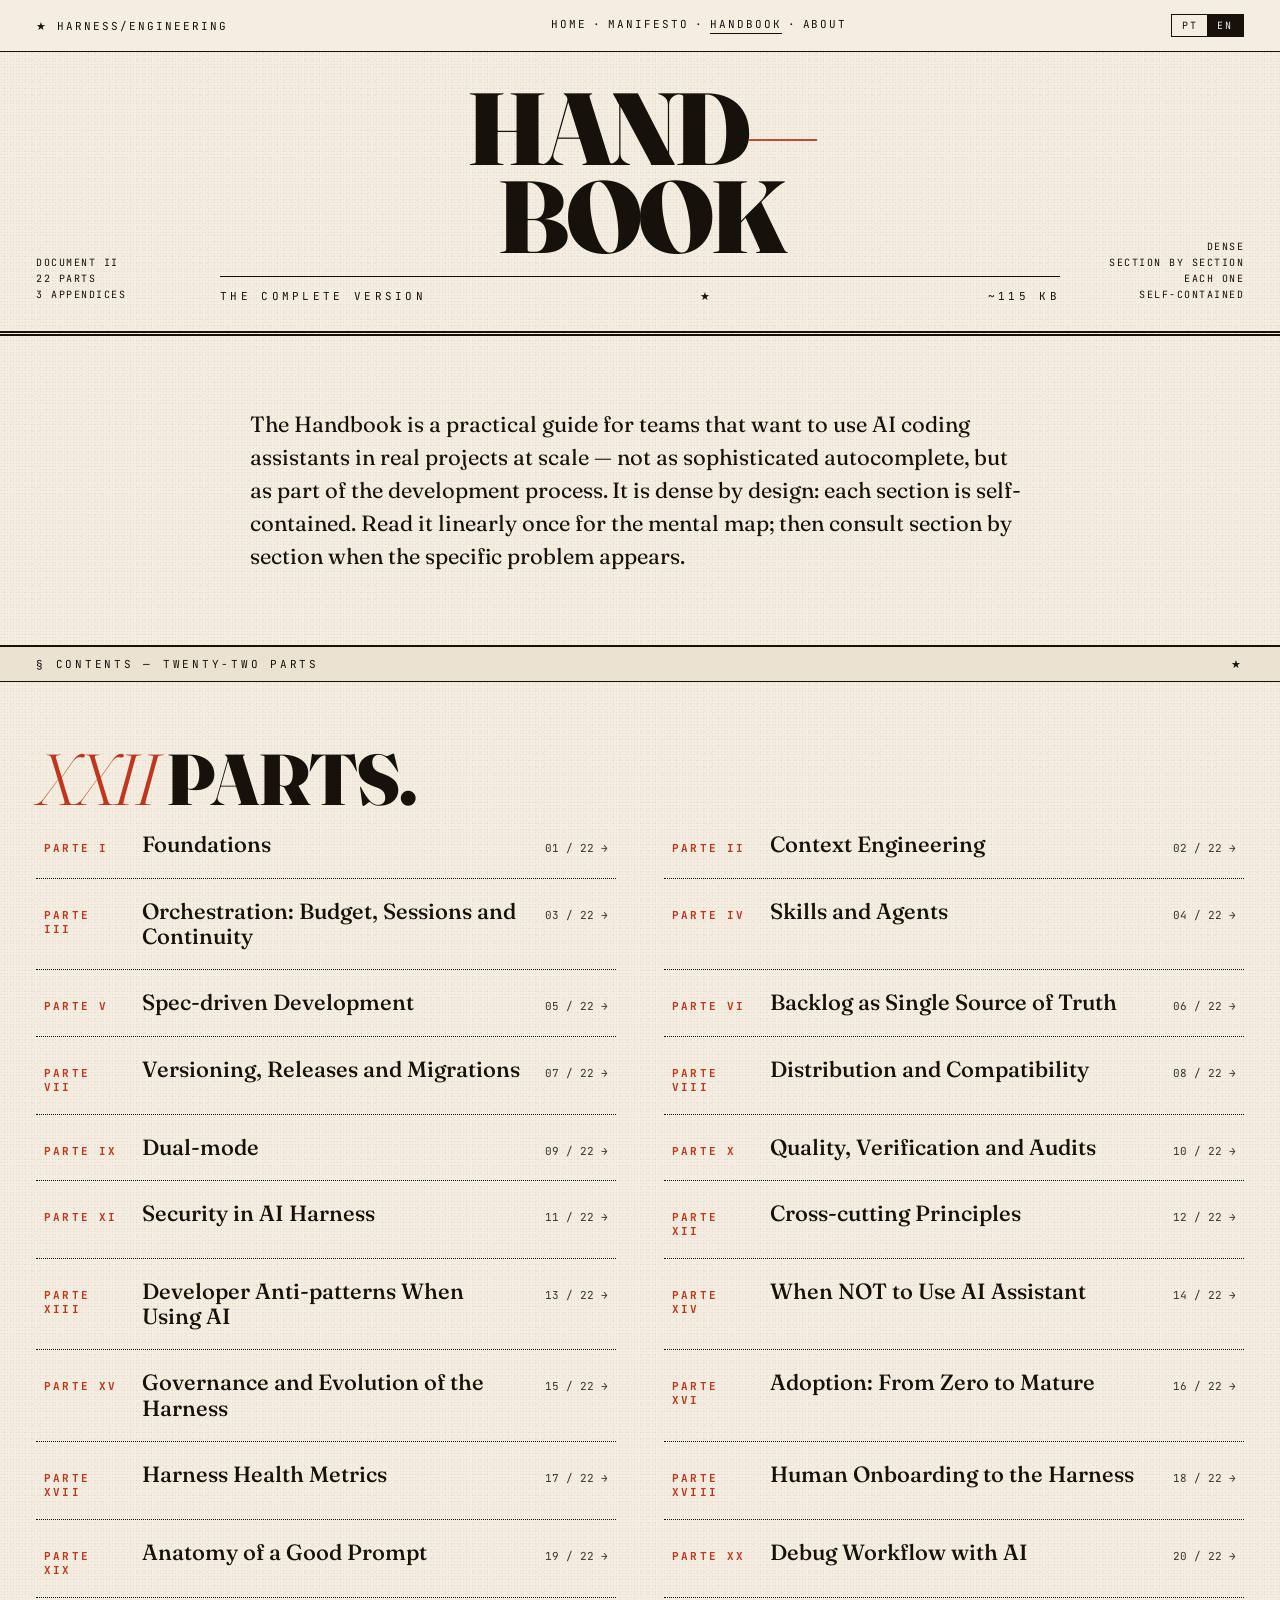
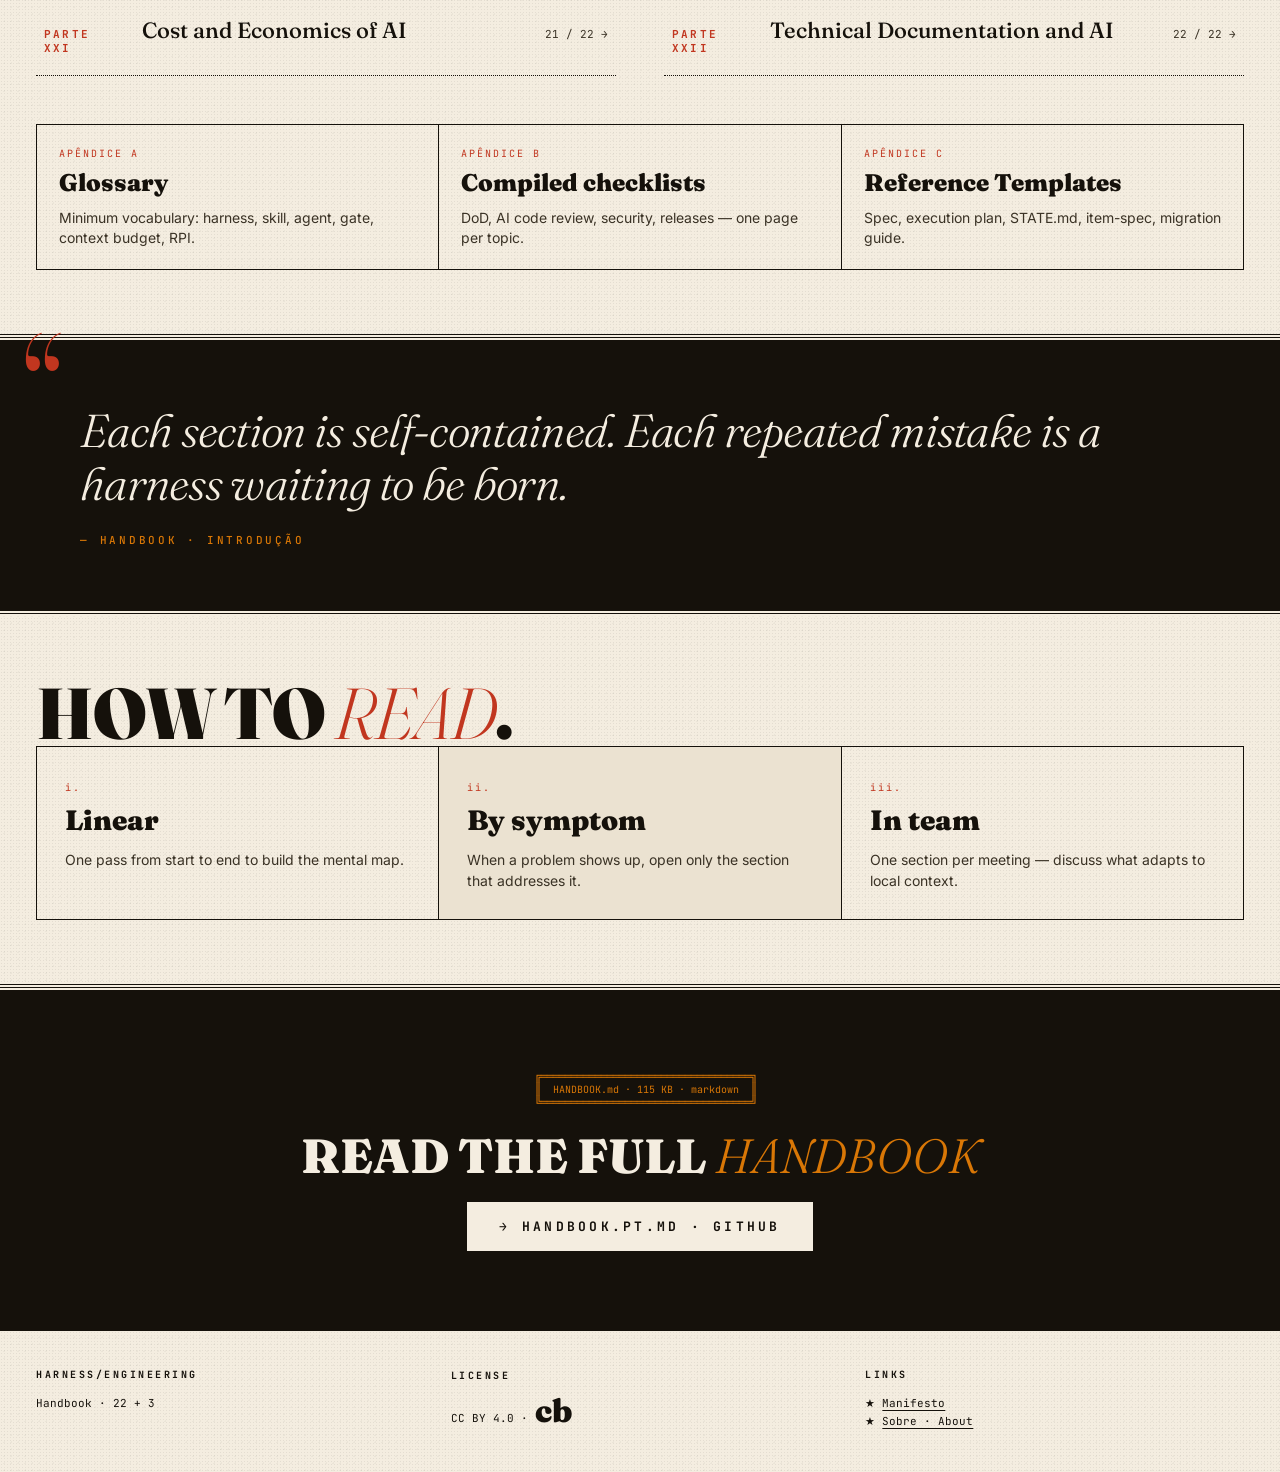
<file: docs/a-newsprint/handbook.html>
<!doctype html>
<html lang="pt-BR"><head><meta charset="utf-8">
<title>Handbook · Harness Engineering</title>
<meta name="viewport" content="width=device-width,initial-scale=1">
<link href="https://fonts.googleapis.com/css2?family=Fraunces:opsz,wght@9..144,300..900&family=JetBrains+Mono:wght@400;500;700&family=Inter:wght@400;500;600;700&display=swap" rel="stylesheet">
<link rel="stylesheet" href="shared.css">
<style>
.toc{display:grid;grid-template-columns:repeat(2,1fr);gap:0 48px}
.toc .item{border-bottom:1px dotted var(--ink);padding:0;display:block;cursor:default}
.toc .item a{display:grid;grid-template-columns:80px 1fr auto;gap:18px;align-items:baseline;padding:20px 8px;text-decoration:none;color:var(--ink);transition:background .12s}
.toc .item a:hover{background:var(--paper-2)}
.toc .item a:hover .pn{color:var(--accent)}
.toc .item:hover{background:transparent}
.toc .item .pn{font-family:"JetBrains Mono",monospace;font-size:11px;letter-spacing:.2em;color:var(--accent);font-weight:700}
.toc .item .t{font-family:"Fraunces",serif;font-weight:500;font-size:22px;line-height:1.15}
.toc .item .pg{font-family:"JetBrains Mono",monospace;font-size:11px;color:var(--ink-2)}
.intro p{font-family:"Fraunces",serif;font-size:22px;line-height:1.5;margin-bottom:18px}
.intro p.drop::first-letter{font-family:Fraunces,serif;font-weight:900;font-size:5em;line-height:.85;float:left;padding:6px 12px 0 0;color:var(--accent)}
.appendix{display:grid;grid-template-columns:repeat(3,1fr);border-top:1px solid var(--ink);border-left:1px solid var(--ink);margin-top:48px}
.appendix a{display:block;padding:22px;border-right:1px solid var(--ink);border-bottom:1px solid var(--ink);text-decoration:none;color:var(--ink);transition:background .12s}
.appendix a:hover{background:var(--paper-2)}
.appendix b{font-family:Fraunces,serif;font-weight:900;font-size:24px;display:block;margin-bottom:10px}
.appendix span.d{font-family:Inter,sans-serif;font-size:14px;color:var(--ink-2)}
.appendix .pn{font-family:'JetBrains Mono',monospace;font-size:10px;letter-spacing:.2em;color:var(--accent);display:block;margin-bottom:8px}
@media(max-width:900px){
  .toc,.appendix{grid-template-columns:1fr}
  .toc .item a{grid-template-columns:60px 1fr auto;gap:12px;padding:16px 6px}
  .toc .item .t{font-size:18px}
  .intro{padding:48px 20px !important}
  .intro p.drop::first-letter{font-size:3.5em;padding:4px 8px 0 0}
}
@media(max-width:560px){
  .toc .item a{grid-template-columns:48px 1fr;gap:10px}
  .toc .item .pg{grid-column:2;font-size:10px;color:var(--accent);margin-top:4px}
  .appendix a{padding:18px 16px}
}
</style></head><body data-lang="pt" data-screen-label="A · Handbook">

<nav class="topbar"><div class="left"><span>★ Harness/Engineering</span></div>
<div class="center"><a href="index.html">Home</a> · <a href="manifesto.html">Manifesto</a> · <a href="handbook.html" class="active">Handbook</a> · <a href="about.html"><span class="pt">Sobre</span><span class="en">About</span></a></div>
<div class="right"><span class="lang"><button class="on" data-lang="pt">PT</button><button data-lang="en">EN</button></span></div></nav>

<header class="mast">
  <div class="lside"><span class="pt">Documento II<br>22 partes<br>3 apêndices</span><span class="en">Document II<br>22 parts<br>3 appendices</span></div>
  <div><h1 class="banner">Hand<em>—</em><br>book</h1>
    <div class="tag"><span class="pt">A versão completa</span><span class="en">The complete version</span><span>★</span><span>~115 KB</span></div></div>
  <div class="rside"><span class="pt">Denso<br>Por seção<br>Cada uma<br>independente</span><span class="en">Dense<br>Section by section<br>Each one<br>self-contained</span></div>
</header>

<section class="intro" style="padding:72px 36px"><div style="max-width:780px;margin:0 auto">
  <p class="drop pt">O Handbook é um guia prático para times que querem usar AI coding assistants em projetos reais e em escala — não como autocomplete sofisticado, mas como parte do processo de desenvolvimento.</p>
  <p class="drop en">The Handbook is a practical guide for teams that want to use AI coding assistants in real projects at scale — not as sophisticated autocomplete, but as part of the development process.</p>
  <p class="pt">É denso por design: cada seção é independente. Leia linearmente uma vez para o mapa mental; depois consulte por seção quando aparecer o problema específico.</p>
  <p class="en">It is dense by design: each section is self-contained. Read it linearly once for the mental map; then consult section by section when the specific problem appears.</p>
</div></section>

<div class="sec-head"><span class="num pt">§ Sumário — vinte e duas partes</span><span class="num en">§ Contents — twenty-two parts</span><span>★</span></div>
<section><h2 class="h2 pt"><span class="ord">XXII</span> partes.</h2><h2 class="h2 en"><span class="ord">XXII</span> parts.</h2>
<div class="toc" id="toc"></div>
<div class="appendix" id="appx"></div></section>

<div class="pull">
  <span class="pt">Cada seção é independente. Cada erro repetido é um harness pedindo para nascer.</span>
  <span class="en">Each section is self-contained. Each repeated mistake is a harness waiting to be born.</span>
  <cite>— Handbook · Introdução</cite>
</div>

<section><h2 class="h2 pt">Como <span class="ord">ler</span>.</h2><h2 class="h2 en">How to <span class="ord">read</span>.</h2>
<div style="display:grid;grid-template-columns:repeat(3,1fr);gap:0;border-top:1px solid var(--ink);border-left:1px solid var(--ink)">
  <div style="padding:28px;border-right:1px solid var(--ink);border-bottom:1px solid var(--ink)">
    <span style="font-family:'JetBrains Mono',monospace;font-size:10px;letter-spacing:.2em;color:var(--accent)">i.</span>
    <h4 style="font-family:Fraunces,serif;font-weight:900;font-size:28px;margin:8px 0 12px"><span class="pt">Linear</span><span class="en">Linear</span></h4>
    <p style="font-family:Inter,sans-serif;font-size:14px;line-height:1.5;color:var(--ink-2)"><span class="pt">Uma passada do início ao fim para construir o mapa mental.</span><span class="en">One pass from start to end to build the mental map.</span></p></div>
  <div style="padding:28px;border-right:1px solid var(--ink);border-bottom:1px solid var(--ink);background:var(--paper-2)">
    <span style="font-family:'JetBrains Mono',monospace;font-size:10px;letter-spacing:.2em;color:var(--accent)">ii.</span>
    <h4 style="font-family:Fraunces,serif;font-weight:900;font-size:28px;margin:8px 0 12px"><span class="pt">Por sintoma</span><span class="en">By symptom</span></h4>
    <p style="font-family:Inter,sans-serif;font-size:14px;line-height:1.5;color:var(--ink-2)"><span class="pt">Quando aparece um problema, abrir só a seção que trata dele.</span><span class="en">When a problem shows up, open only the section that addresses it.</span></p></div>
  <div style="padding:28px;border-right:1px solid var(--ink);border-bottom:1px solid var(--ink)">
    <span style="font-family:'JetBrains Mono',monospace;font-size:10px;letter-spacing:.2em;color:var(--accent)">iii.</span>
    <h4 style="font-family:Fraunces,serif;font-weight:900;font-size:28px;margin:8px 0 12px"><span class="pt">Em time</span><span class="en">In team</span></h4>
    <p style="font-family:Inter,sans-serif;font-size:14px;line-height:1.5;color:var(--ink-2)"><span class="pt">Uma seção por reunião — discutir o que adapta ao contexto local.</span><span class="en">One section per meeting — discuss what adapts to local context.</span></p></div>
</div></section>

<div style="padding:80px 36px;background:var(--ink);color:var(--paper);text-align:center;border-top:5px double var(--paper)">
  <pre style="font-family:'JetBrains Mono',monospace;font-size:10px;color:var(--accent-2);margin-bottom:24px;white-space:pre">  ╔═══════════════════════════════════╗
  ║  HANDBOOK.md · 115 KB · markdown  ║
  ╚═══════════════════════════════════╝</pre>
  <h3 style="font-family:Fraunces,serif;font-weight:900;font-size:48px;line-height:.95;margin-bottom:24px;text-transform:uppercase">
    <span class="pt">Leia o <i style="color:var(--accent-2);font-weight:300">Handbook</i> completo</span>
    <span class="en">Read the full <i style="color:var(--accent-2);font-weight:300">Handbook</i></span>
  </h3>
  <a id="handbook-link" href="https://github.com/gabrielferreira/harness-engineering/blob/main/HANDBOOK.md" target="_blank" style="display:inline-block;background:var(--paper);color:var(--ink);padding:16px 32px;font-family:'JetBrains Mono',monospace;font-weight:700;font-size:13px;letter-spacing:.25em;text-transform:uppercase;text-decoration:none">→ HANDBOOK.md · GitHub</a>
</div>

<footer>
  <div><h5>Harness/Engineering</h5><p>Handbook · 22 + 3</p></div>
  <div><h5 class="pt">Licença</h5><h5 class="en">License</h5><p>CC BY 4.0 · <span class="cc">cb</span></p></div>
  <div><h5>Links</h5><p>★ <a href="manifesto.html">Manifesto</a></p><p>★ <a href="about.html">Sobre · About</a></p></div>
</footer>

<script src="data.js"></script>
<script>
const PA = window.HE_DATA.parts;
const ROMAN=["I","II","III","IV","V","VI","VII","VIII","IX","X","XI","XII","XIII","XIV","XV","XVI","XVII","XVIII","XIX","XX","XXI","XXII"];
const toc = document.getElementById('toc');
PA.forEach((p,i)=>{
  const d=document.createElement('div');d.className='item';
  d.innerHTML=`<a href="part.html?p=${i+1}"><span class="pn">PARTE ${ROMAN[i]}</span>
    <span class="t"><span class="pt">${p.pt}</span><span class="en">${p.en}</span></span>
    <span class="pg">${String(i+1).padStart(2,'0')} / 22 →</span></a>`;
  toc.appendChild(d);
});
const APPX=[
  {l:"A",t:{pt:"Glossário",en:"Glossary"},d:{pt:"Vocabulário mínimo: harness, skill, agent, gate, context budget, RPI.",en:"Minimum vocabulary: harness, skill, agent, gate, context budget, RPI."}},
  {l:"B",t:{pt:"Checklists compiladas",en:"Compiled checklists"},d:{pt:"DoD, code review de AI, segurança, releases — em uma página por tópico.",en:"DoD, AI code review, security, releases — one page per topic."}},
  {l:"C",t:{pt:"Templates de Referência",en:"Reference Templates"},d:{pt:"Spec, plano de execução, STATE.md, item-spec, migration guide.",en:"Spec, execution plan, STATE.md, item-spec, migration guide."}}
];
const ax=document.getElementById('appx');
APPX.forEach(a=>{
  const d=document.createElement('a');
  d.href=`part.html?a=${a.l}`;
  d.innerHTML=`<span class="pn">APÊNDICE ${a.l}</span><b><span class="pt">${a.t.pt}</span><span class="en">${a.t.en}</span></b><span class="d"><span class="pt">${a.d.pt}</span><span class="en">${a.d.en}</span></span>`;
  ax.appendChild(d);
});
function syncHandbookLink(){
  const file = document.body.dataset.lang === 'pt' ? 'HANDBOOK.pt.md' : 'HANDBOOK.md';
  const a = document.getElementById('handbook-link');
  a.href = `https://github.com/gabrielferreira/harness-engineering/blob/main/${file}`;
  a.textContent = `→ ${file} · GitHub`;
}
syncHandbookLink();
document.querySelectorAll('.lang button').forEach(b => {
  b.addEventListener('click', () => setTimeout(syncHandbookLink, 20));
});
</script>
<script src="lang.js"></script>
</body></html>
</file>
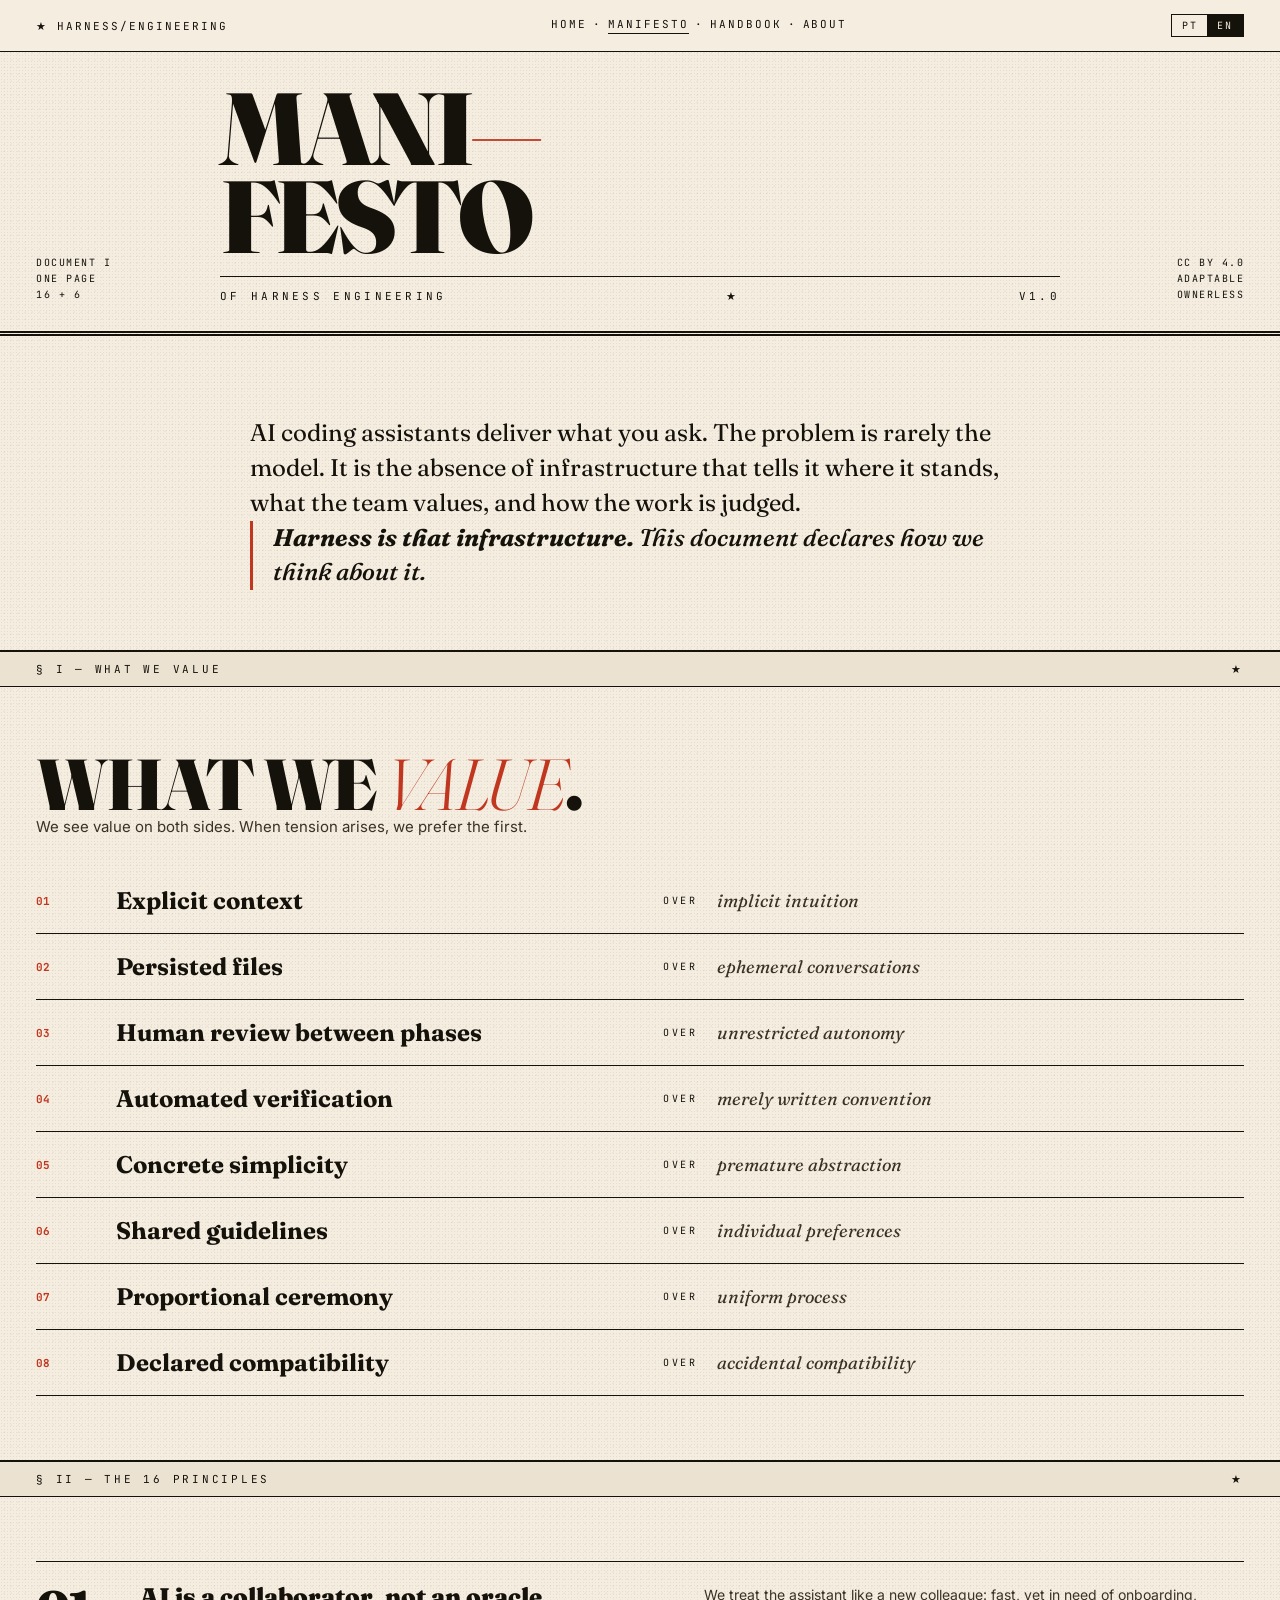
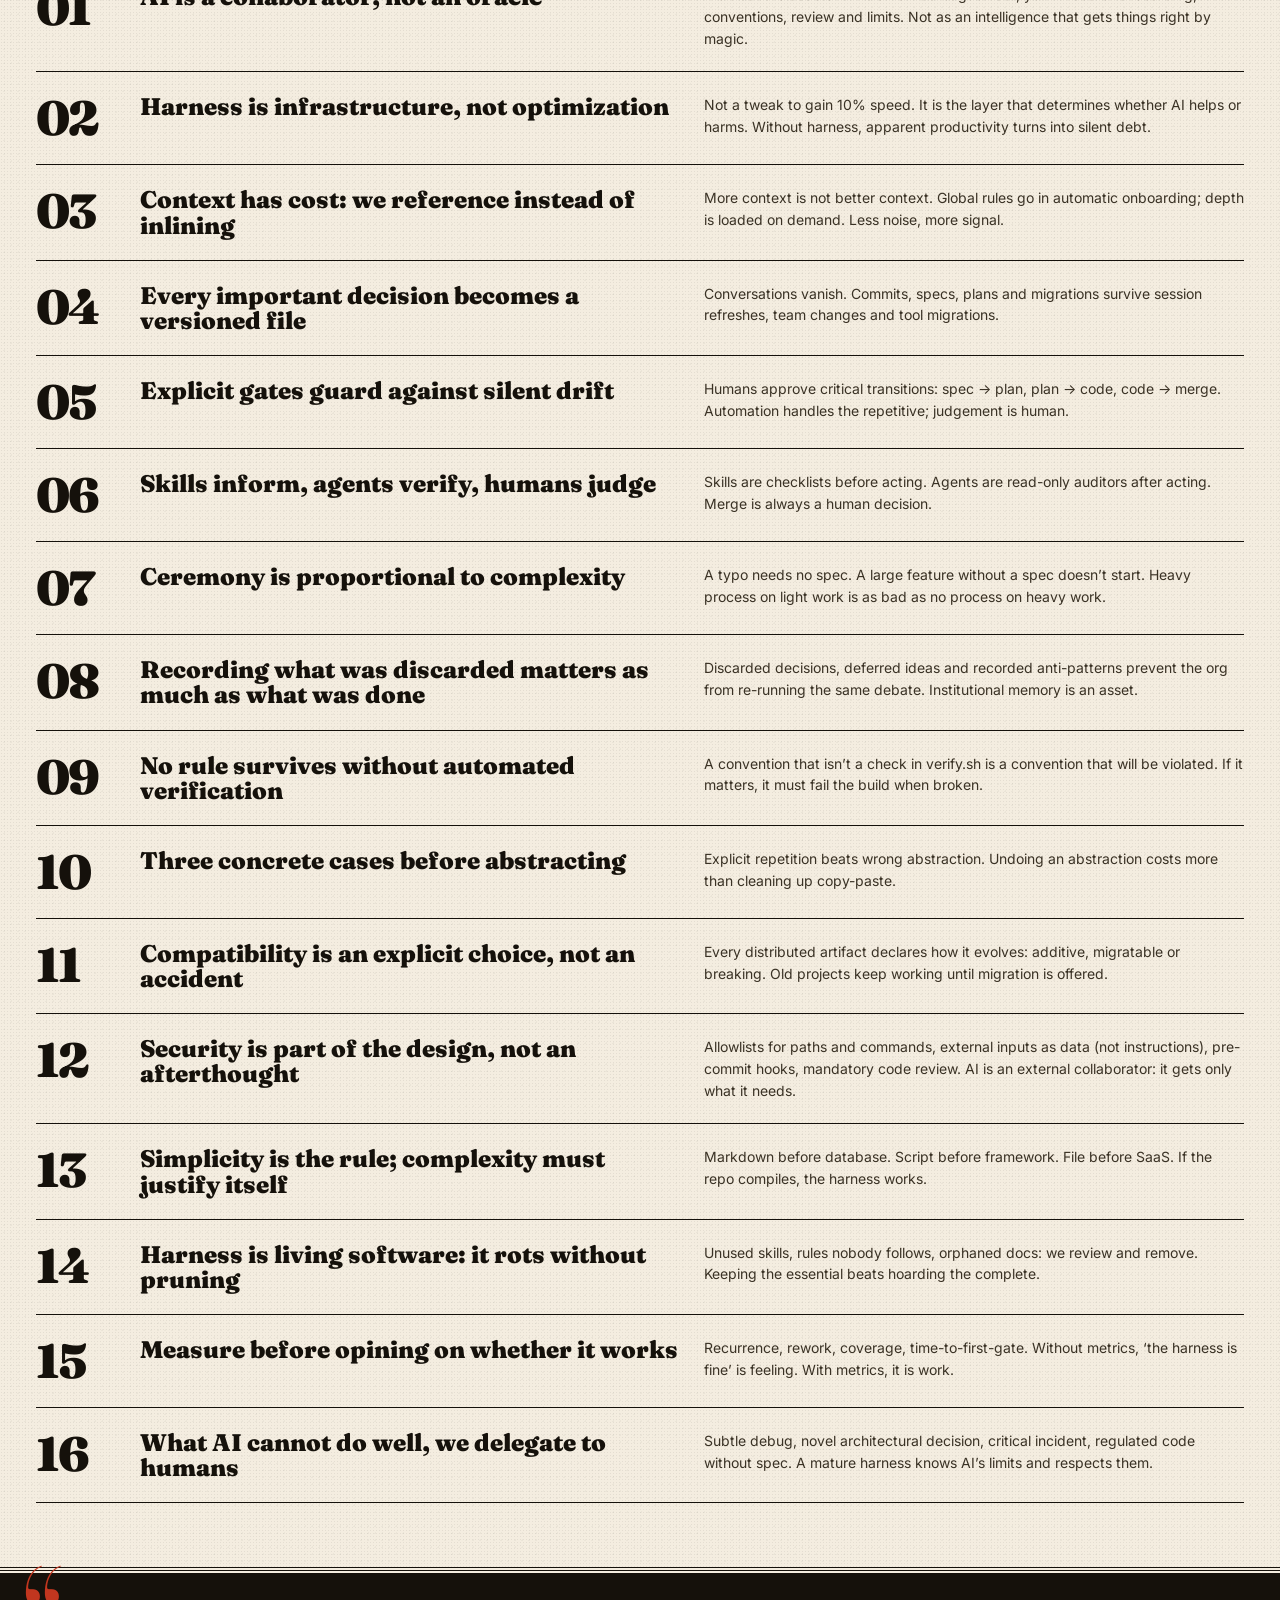
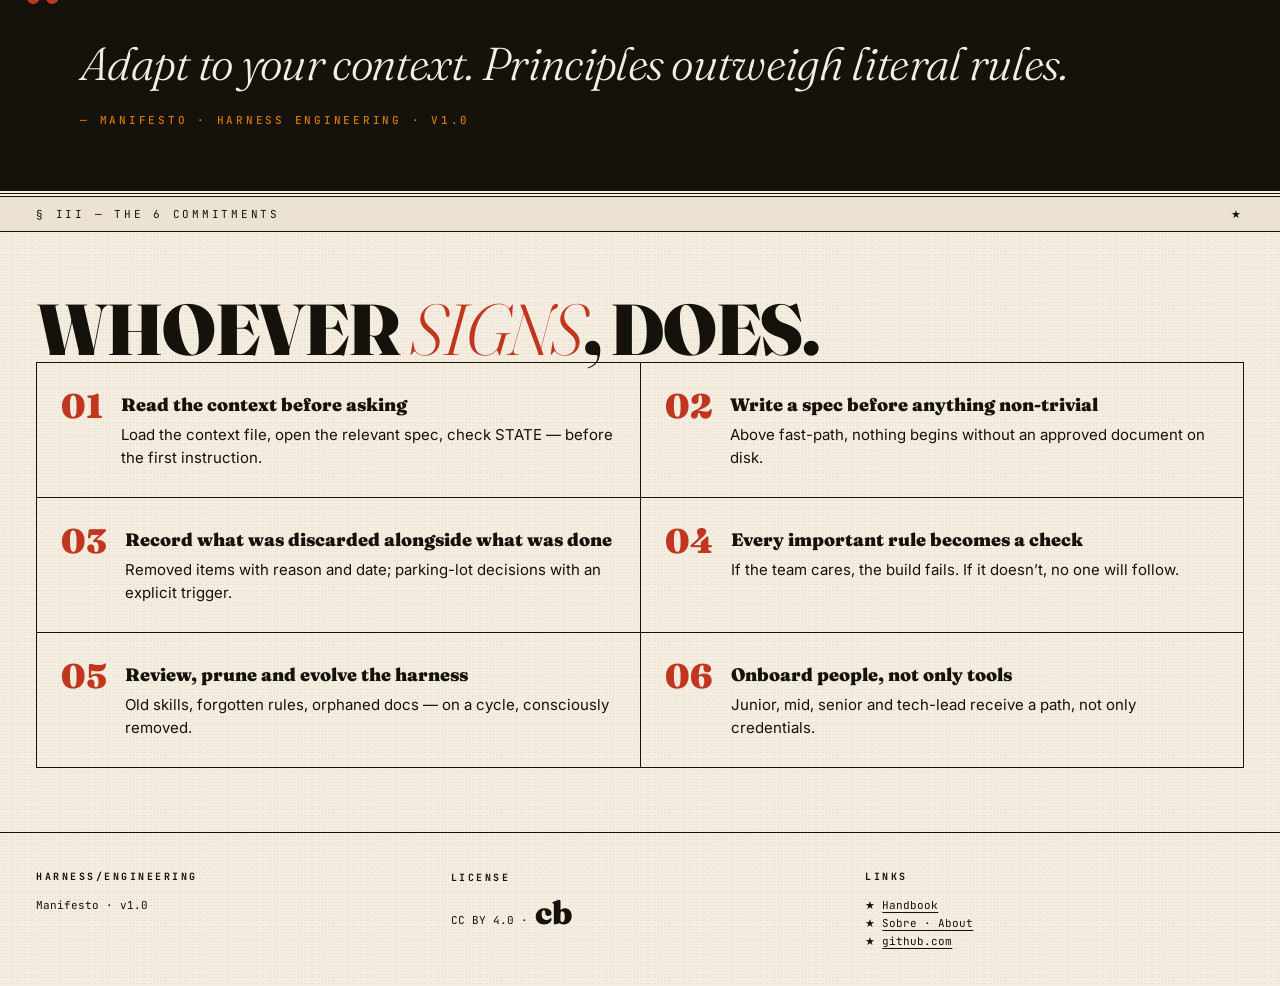
<file: docs/a-newsprint/manifesto.html>
<!doctype html>
<html lang="pt-BR"><head><meta charset="utf-8">
<title>Manifesto · Harness Engineering</title>
<meta name="viewport" content="width=device-width,initial-scale=1">
<link href="https://fonts.googleapis.com/css2?family=Fraunces:opsz,wght@9..144,300..900&family=JetBrains+Mono:wght@400;500;700&family=Inter:wght@400;500;600;700&display=swap" rel="stylesheet">
<link rel="stylesheet" href="shared.css">
</head><body data-lang="pt" data-screen-label="A · Manifesto">
<nav class="topbar"><div class="left"><span>★ Harness/Engineering</span></div>
<div class="center"><a href="index.html">Home</a> · <a href="manifesto.html" class="active">Manifesto</a> · <a href="handbook.html">Handbook</a> · <a href="about.html"><span class="pt">Sobre</span><span class="en">About</span></a></div>
<div class="right"><span class="lang"><button class="on" data-lang="pt">PT</button><button data-lang="en">EN</button></span></div></nav>

<header class="mast">
  <div class="lside"><span class="pt">Documento I<br>Uma página<br>16 + 6</span><span class="en">Document I<br>One page<br>16 + 6</span></div>
  <div>
    <h1 class="banner pt">Mani<em>—</em><br>festo</h1>
    <h1 class="banner en">Mani<em>—</em><br>festo</h1>
    <div class="tag"><span class="pt">de Harness Engineering</span><span class="en">of Harness Engineering</span><span>★</span><span>v1.0</span></div>
  </div>
  <div class="rside"><span class="pt">CC BY 4.0<br>Adaptável<br>Sem dono</span><span class="en">CC BY 4.0<br>Adaptable<br>Ownerless</span></div>
</header>

<section style="padding:80px 36px 60px;border-bottom:1.5px solid var(--ink)">
  <div style="max-width:780px;margin:0 auto;font-size:24px;line-height:1.45;font-family:'Fraunces',serif">
    <p class="pt" style="margin-bottom:24px">AI coding assistants entregam o que se pede. O problema raramente é o modelo. É a ausência de infraestrutura que diga onde ele está, o que o time valoriza, e como o trabalho é avaliado.</p>
    <p class="en" style="margin-bottom:24px">AI coding assistants deliver what you ask. The problem is rarely the model. It is the absence of infrastructure that tells it where it stands, what the team values, and how the work is judged.</p>
    <p style="border-left:3px solid var(--accent);padding-left:20px;font-style:italic;font-weight:500">
      <span class="pt"><b>Harness é essa infraestrutura.</b> Este documento declara como pensamos sobre ela.</span>
      <span class="en"><b>Harness is that infrastructure.</b> This document declares how we think about it.</span>
    </p>
  </div>
</section>

<div class="sec-head"><span class="num pt">§ I — O que valorizamos</span><span class="num en">§ I — What we value</span><span>★</span></div>
<section>
  <h2 class="h2 pt">O que <span class="ord">valorizamos</span>.</h2>
  <h2 class="h2 en">What we <span class="ord">value</span>.</h2>
  <p style="font-family:'Inter',sans-serif;font-size:15px;color:var(--ink-2);margin-bottom:32px;max-width:680px">
    <span class="pt">Reconhecemos valor em ambos os lados. Quando há tensão, preferimos o primeiro.</span>
    <span class="en">We see value on both sides. When tension arises, we prefer the first.</span>
  </p>
  <ul id="values" style="list-style:none"></ul>
</section>

<div class="sec-head"><span class="num pt">§ II — Os 16 princípios</span><span class="num en">§ II — The 16 principles</span><span>★</span></div>
<section><div class="prin" id="principles"></div></section>

<div class="pull">
  <span class="pt">Adapte ao seu contexto. Princípios valem mais que regras literais.</span>
  <span class="en">Adapt to your context. Principles outweigh literal rules.</span>
  <cite>— Manifesto · Harness Engineering ·  v1.0</cite>
</div>

<div class="sec-head"><span class="num pt">§ III — Os 6 compromissos</span><span class="num en">§ III — The 6 commitments</span><span>★</span></div>
<section>
  <h2 class="h2 pt">Quem <span class="ord">assina</span>, faz.</h2>
  <h2 class="h2 en">Whoever <span class="ord">signs</span>, does.</h2>
  <div class="commits" id="commitments"></div>
</section>

<footer>
  <div><h5>Harness/Engineering</h5><p>Manifesto · v1.0</p></div>
  <div><h5 class="pt">Licença</h5><h5 class="en">License</h5><p>CC BY 4.0 · <span class="cc">cb</span></p></div>
  <div><h5>Links</h5><p>★ <a href="handbook.html">Handbook</a></p><p>★ <a href="about.html">Sobre · About</a></p><p>★ <a href="https://github.com/gabrielferreira/harness-engineering" target="_blank">github.com</a></p></div>
</footer>

<script src="data.js"></script>
<script>
const VALUES = [
  ["Contexto explícito","Explicit context","intuição implícita","implicit intuition"],
  ["Arquivos persistidos","Persisted files","conversas efêmeras","ephemeral conversations"],
  ["Revisão humana entre fases","Human review between phases","autonomia irrestrita","unrestricted autonomy"],
  ["Verificação automatizada","Automated verification","convenção apenas escrita","merely written convention"],
  ["Simplicidade concreta","Concrete simplicity","abstração prematura","premature abstraction"],
  ["Diretrizes compartilhadas","Shared guidelines","preferências individuais","individual preferences"],
  ["Cerimônia proporcional","Proportional ceremony","processo uniforme","uniform process"],
  ["Compatibilidade declarada","Declared compatibility","compatibilidade acidental","accidental compatibility"]
];
const ul = document.getElementById('values');
VALUES.forEach((v,i)=>{
  const li=document.createElement('li');
  li.style.cssText='display:grid;grid-template-columns:60px 1fr auto 1fr;gap:20px;align-items:center;padding:18px 0;border-bottom:1px solid var(--ink);font-family:Fraunces,serif';
  li.innerHTML=`<span style="font-family:'JetBrains Mono',monospace;font-size:11px;color:var(--accent);font-weight:700">0${i+1}</span>
    <span style="font-size:24px;font-weight:700"><span class="pt">${v[0]}</span><span class="en">${v[1]}</span></span>
    <span style="font-family:'JetBrains Mono',monospace;font-size:10px;letter-spacing:.25em;text-transform:uppercase"><span class="pt">sobre</span><span class="en">over</span></span>
    <span style="font-size:18px;font-style:italic;color:var(--ink-2)"><span class="pt">${v[2]}</span><span class="en">${v[3]}</span></span>`;
  ul.appendChild(li);
});
const PR = window.HE_DATA.principles;
PR.forEach((p,i)=>{
  const row=document.createElement('div');row.className='row';
  row.innerHTML=`<div class="num">${String(i+1).padStart(2,'0')}</div>
    <h4><span class="pt">${p.title.pt}</span><span class="en">${p.title.en}</span></h4>
    <p><span class="pt">${p.body.pt}</span><span class="en">${p.body.en}</span></p>`;
  document.getElementById('principles').appendChild(row);
});
const C=window.HE_DATA.commitments;
C.forEach((co,i)=>{
  const d=document.createElement('div');d.className='commit';
  d.innerHTML=`<div class="x">${String(i+1).padStart(2,'0')}</div>
    <p><b><span class="pt">${co.t.pt}</span><span class="en">${co.t.en}</span></b>
    <span class="pt">${co.b.pt}</span><span class="en">${co.b.en}</span></p>`;
  document.getElementById('commitments').appendChild(d);
});
</script>
<script src="lang.js"></script>
</body></html>
</file>
<file: docs/a-newsprint/shared.css>
:root{--paper:#f4ede0;--paper-2:#ebe2d1;--ink:#15110b;--ink-2:#3a3225;--accent:#c1361f;--accent-2:#d97706}
*{box-sizing:border-box;margin:0;padding:0}
html,body{background:var(--paper);color:var(--ink);font-family:"Fraunces",Georgia,serif;-webkit-text-size-adjust:100%}
body{background-image:radial-gradient(rgba(21,17,11,.07) 1px,transparent 1px),radial-gradient(rgba(21,17,11,.04) 1px,transparent 1px);background-size:3px 3px,7px 7px;background-position:0 0,1px 1px;overflow-x:hidden}
a{color:inherit}
img,svg,table{max-width:100%}

.topbar{border-bottom:1.5px solid var(--ink);padding:14px 36px;display:flex;align-items:center;justify-content:space-between;gap:14px;font-family:"JetBrains Mono",monospace;font-size:11px;letter-spacing:.18em;text-transform:uppercase;background:var(--paper);position:sticky;top:0;z-index:50;flex-wrap:wrap}
.topbar .left{flex:0 0 auto}
.topbar .center{flex:1 1 auto;text-align:center;display:flex;justify-content:center;flex-wrap:wrap;gap:0 6px}
.topbar .center a{text-decoration:none;border-bottom:1px solid transparent;padding-bottom:2px;display:inline-block}
.topbar .center a.active{border-bottom-color:var(--ink)}
.topbar .center a:hover{border-bottom-color:var(--accent)}
.topbar .right{flex:0 0 auto}
.lang{display:inline-flex;border:1px solid var(--ink)}
.lang button{background:transparent;border:0;padding:4px 10px;font-family:inherit;font-size:10px;letter-spacing:.18em;cursor:pointer;color:var(--ink)}
.lang button.on{background:var(--ink);color:var(--paper)}

.mast{border-bottom:5px double var(--ink);padding:32px 36px 28px;display:grid;grid-template-columns:160px 1fr 160px;align-items:end;gap:24px}
.mast .lside,.mast .rside{font-family:"JetBrains Mono",monospace;font-size:10px;letter-spacing:.15em;text-transform:uppercase;line-height:1.6}
.mast .rside{text-align:right}
.mast h1.banner{font-family:"Fraunces",serif;font-weight:900;font-variation-settings:"opsz" 144;font-size:clamp(40px,8vw,108px);line-height:.86;letter-spacing:-.04em;text-align:center;text-transform:uppercase;hyphens:none}
.mast h1.banner em{font-style:italic;font-weight:400;color:var(--accent)}
.mast .tag{text-align:center;font-family:"JetBrains Mono",monospace;font-size:11px;letter-spacing:.3em;text-transform:uppercase;margin-top:16px;padding-top:12px;border-top:1px solid var(--ink);display:flex;justify-content:space-between;flex-wrap:wrap;gap:6px}

.sec-head{border-top:1.5px solid var(--ink);border-bottom:1.5px solid var(--ink);padding:10px 36px;display:flex;justify-content:space-between;align-items:center;gap:12px;flex-wrap:wrap;font-family:"JetBrains Mono",monospace;font-size:11px;letter-spacing:.25em;text-transform:uppercase;background:var(--paper-2)}
section{padding:64px 36px;border-bottom:1.5px solid var(--ink)}
section .h2{font-family:"Fraunces",serif;font-variation-settings:"opsz" 144;font-weight:900;font-size:clamp(32px,6vw,72px);line-height:.92;letter-spacing:-.02em;margin-bottom:36px;text-transform:uppercase}
section .h2 .ord{color:var(--accent);font-style:italic;font-weight:300}

.prin .row{display:grid;grid-template-columns:80px 1fr 1fr;gap:24px;border-top:1px solid var(--ink);padding:22px 0;align-items:start}
.prin .row:last-child{border-bottom:1px solid var(--ink)}
.prin .num{font-family:"Fraunces",serif;font-weight:900;font-size:48px;line-height:1;letter-spacing:-.04em}
.prin h4{font-family:"Fraunces",serif;font-weight:900;font-size:24px;line-height:1.05}
.prin p{font-family:"Inter",sans-serif;font-size:14px;line-height:1.55;color:var(--ink-2)}

.pull{margin:0;padding:64px 80px;background:var(--ink);color:var(--paper);font-family:"Fraunces",serif;font-style:italic;font-weight:300;font-size:clamp(22px,3.6vw,52px);line-height:1.15;letter-spacing:-.015em;border-top:5px double var(--paper);border-bottom:5px double var(--paper);position:relative}
.pull::before{content:"“";font-size:180px;line-height:0;position:absolute;top:64px;left:24px;color:var(--accent);font-style:normal}
.pull cite{display:block;margin-top:24px;font-style:normal;font-family:"JetBrains Mono",monospace;font-size:11px;letter-spacing:.25em;text-transform:uppercase;color:var(--accent-2);font-weight:500}

.commits{display:grid;grid-template-columns:repeat(2,1fr);border-top:1px solid var(--ink);border-left:1px solid var(--ink)}
.commit{padding:28px 24px;border-right:1px solid var(--ink);border-bottom:1px solid var(--ink);display:flex;gap:18px;align-items:flex-start}
.commit .x{font-family:"Fraunces",serif;font-weight:900;font-size:34px;line-height:.9;color:var(--accent)}
.commit p{font-family:"Inter",sans-serif;font-size:15px;line-height:1.5}
.commit b{font-family:"Fraunces",serif;font-weight:900;font-size:18px;display:block;margin-bottom:6px}

footer{padding:36px;display:grid;grid-template-columns:1fr 1fr 1fr;gap:36px;font-family:"JetBrains Mono",monospace;font-size:11px;line-height:1.6}
footer h5{font-weight:700;letter-spacing:.25em;text-transform:uppercase;margin-bottom:12px;font-size:10px}
footer .cc{font-size:32px;font-family:"Fraunces",serif;font-weight:900}
footer a{text-decoration:underline;text-underline-offset:3px}

.pt{display:inline}
.en{display:none}
body[data-lang="en"] .pt{display:none}
body[data-lang="en"] .en{display:inline}

/* Tablet */
@media(max-width:900px){
  .topbar{padding:12px 20px;font-size:10px;letter-spacing:.14em}
  .topbar .center{order:3;flex-basis:100%;justify-content:flex-start;border-top:1px dotted var(--ink);padding-top:10px;margin-top:4px}
  .mast{grid-template-columns:1fr;padding:28px 20px 22px;gap:14px}
  .mast .lside,.mast .rside{text-align:left}
  .mast .tag{font-size:9px;letter-spacing:.18em}
  .sec-head{padding:10px 20px;font-size:10px;letter-spacing:.18em}
  section{padding:48px 20px}
  .commits{grid-template-columns:1fr}
  .prin .row{grid-template-columns:60px 1fr;gap:16px}
  .prin .row p{grid-column:2}
  .prin .num{font-size:36px}
  .pull{padding:48px 28px}
  .pull::before{top:42px;left:8px;font-size:120px}
  footer{grid-template-columns:1fr;padding:28px 20px;gap:24px}
}
/* Phone */
@media(max-width:560px){
  .topbar{padding:10px 14px}
  .topbar .left{font-size:10px}
  .mast{padding:22px 14px 20px}
  .mast h1.banner{font-size:clamp(36px,12vw,80px)}
  .mast .tag{justify-content:flex-start;gap:8px}
  .sec-head{padding:8px 14px;flex-direction:column;align-items:flex-start;gap:4px}
  section{padding:40px 14px}
  section .h2{font-size:clamp(28px,9vw,48px);margin-bottom:24px}
  .prin .row{grid-template-columns:44px 1fr;gap:12px;padding:18px 0}
  .prin .num{font-size:28px}
  .prin h4{font-size:20px}
  .pull{padding:40px 18px;font-size:clamp(20px,6vw,30px)}
  .pull::before{display:none}
  .commit{padding:22px 16px;gap:12px}
  .commit .x{font-size:26px}
  footer{padding:24px 14px}
}
</file>
